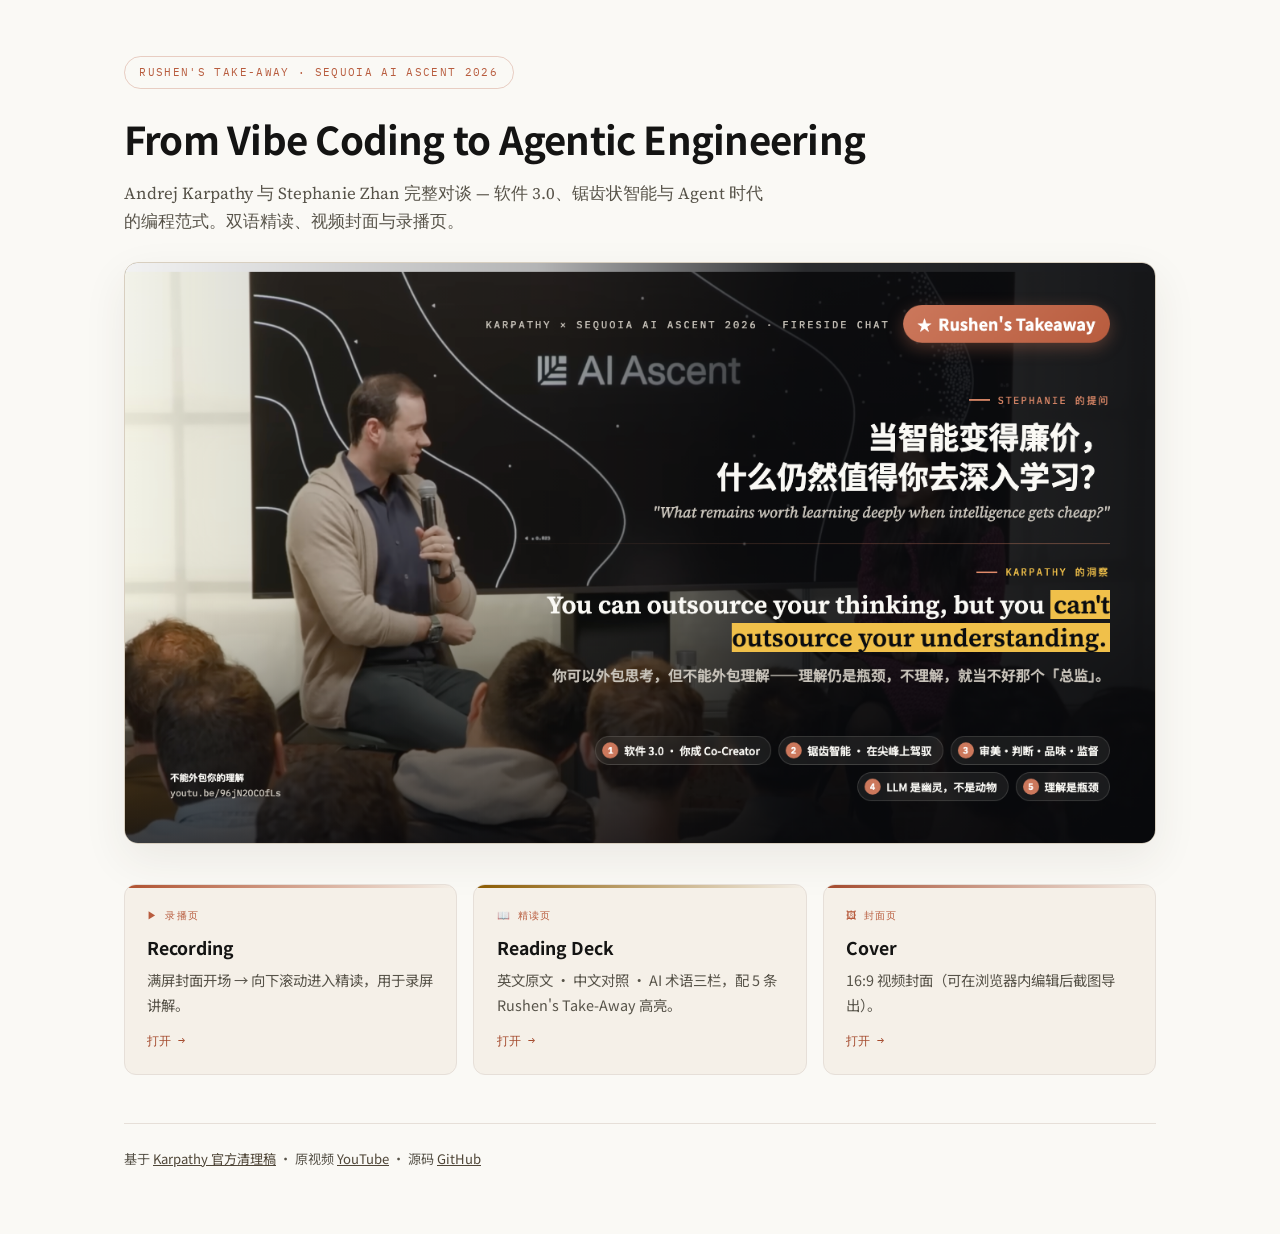
<file: index.html>
<!DOCTYPE html>
<html lang="zh-CN">
<head>
  <meta charset="UTF-8">
  <meta name="viewport" content="width=device-width, initial-scale=1.0">
  <title>Rushen's Take-Away · Karpathy × Sequoia AI Ascent 2026</title>
  <meta name="description" content="Karpathy 在 Sequoia AI Ascent 2026 炉边对谈的双语精读、视频封面与录播页。">
  <link rel="preconnect" href="https://fonts.googleapis.com">
  <link rel="preconnect" href="https://fonts.gstatic.com" crossorigin>
  <link href="https://fonts.googleapis.com/css2?family=IBM+Plex+Mono:wght@400;500;600&family=Noto+Sans+SC:wght@400;500;700&family=Source+Serif+4:ital,wght@0,400;0,600&display=swap" rel="stylesheet">
  <style>
    :root{
      --bg:#faf9f5; --surface:#f5f0e8; --border:#e6dfd8; --border-strong:#d8cfc0;
      --text:#141413; --muted:#575349; --accent:#b85c3e; --accent-strong:#a44a2d;
      --insight:#8a5a00; --paradigm:#b0512f; --quote:#4f4638;
      --shadow:rgba(70,55,40,.08);
    }
    *{box-sizing:border-box;margin:0;padding:0;}
    body{font-family:'Noto Sans SC',system-ui,sans-serif;background:var(--bg);color:var(--text);line-height:1.7;}
    .wrap{max-width:1080px;margin:0 auto;padding:3.5rem 1.5rem 4rem;}
    .badge{display:inline-block;font-family:'IBM Plex Mono',monospace;font-size:.7rem;letter-spacing:.12em;
      text-transform:uppercase;color:var(--accent);border:1px solid rgba(184,92,62,.28);
      padding:.35rem .9rem;border-radius:999px;margin-bottom:1.1rem;}
    h1{font-size:clamp(1.7rem,4vw,2.4rem);font-weight:700;letter-spacing:-.02em;margin-bottom:.5rem;}
    .sub{font-family:'Source Serif 4',Georgia,serif;font-size:1.05rem;color:var(--muted);max-width:640px;margin-bottom:1.6rem;}
    .cover{display:block;width:100%;border-radius:14px;border:1px solid var(--border-strong);
      box-shadow:0 16px 44px var(--shadow);margin:1.5rem 0 2.5rem;}
    .grid{display:grid;grid-template-columns:repeat(auto-fit,minmax(240px,1fr));gap:1rem;}
    .card{display:block;text-decoration:none;color:inherit;background:var(--surface);
      border:1px solid var(--border);border-radius:12px;padding:1.4rem;position:relative;overflow:hidden;
      transition:transform .15s,box-shadow .15s,border-color .15s;}
    .card::before{content:'';position:absolute;top:0;left:0;right:0;height:3px;}
    .card.a::before{background:linear-gradient(90deg,var(--paradigm),transparent);}
    .card.b::before{background:linear-gradient(90deg,var(--insight),transparent);}
    .card.c::before{background:linear-gradient(90deg,var(--accent-strong),transparent);}
    .card:hover{transform:translateY(-3px);box-shadow:0 12px 30px var(--shadow);border-color:var(--border-strong);}
    .card .k{font-family:'IBM Plex Mono',monospace;font-size:.65rem;letter-spacing:.1em;text-transform:uppercase;color:var(--accent);margin-bottom:.5rem;}
    .card h2{font-size:1.1rem;font-weight:700;margin-bottom:.35rem;}
    .card p{font-size:.9rem;color:var(--muted);}
    .card .go{margin-top:.8rem;font-family:'IBM Plex Mono',monospace;font-size:.78rem;color:var(--accent-strong);}
    footer{margin-top:3rem;padding-top:1.5rem;border-top:1px solid var(--border);font-size:.82rem;color:var(--muted);}
    footer a{color:var(--quote);}
  </style>
</head>
<body>
  <div class="wrap">
    <span class="badge">Rushen's Take-Away · Sequoia AI Ascent 2026</span>
    <h1>From Vibe Coding to Agentic Engineering</h1>
    <p class="sub">Andrej Karpathy 与 Stephanie Zhan 完整对谈 — 软件 3.0、锯齿状智能与 Agent 时代的编程范式。双语精读、视频封面与录播页。</p>

    <a href="output/2026-07-07_karpathy-sequoia-ascent-takeaway/karpathy-sequoia-recording.html">
      <img class="cover" src="output/2026-07-07_karpathy-sequoia-ascent-takeaway/rushen-takeaway-cover.png" alt="Rushen's Take-Away 封面">
    </a>

    <div class="grid">
      <a class="card a" href="output/2026-07-07_karpathy-sequoia-ascent-takeaway/karpathy-sequoia-recording.html">
        <div class="k">▶ 录播页</div>
        <h2>Recording</h2>
        <p>满屏封面开场 → 向下滚动进入精读，用于录屏讲解。</p>
        <div class="go">打开 →</div>
      </a>
      <a class="card b" href="output/2026-07-07_karpathy-sequoia-ascent-takeaway/karpathy-sequoia-ascent-2026.html">
        <div class="k">📖 精读页</div>
        <h2>Reading Deck</h2>
        <p>英文原文 · 中文对照 · AI 术语三栏，配 5 条 Rushen's Take-Away 高亮。</p>
        <div class="go">打开 →</div>
      </a>
      <a class="card c" href="output/2026-07-07_karpathy-sequoia-ascent-takeaway/rushen-takeaway-cover.html">
        <div class="k">🖼 封面页</div>
        <h2>Cover</h2>
        <p>16:9 视频封面（可在浏览器内编辑后截图导出）。</p>
        <div class="go">打开 →</div>
      </a>
    </div>

    <footer>
      基于 <a href="https://karpathy.bearblog.dev/sequoia-ascent-2026/" target="_blank" rel="noopener">Karpathy 官方清理稿</a> ·
      原视频 <a href="https://www.youtube.com/watch?v=96jN2OCOfLs" target="_blank" rel="noopener">YouTube</a> ·
      源码 <a href="https://github.com/Rushen-SHEN/Take-Away" target="_blank" rel="noopener">GitHub</a>
    </footer>
  </div>
</body>
</html>
</file>
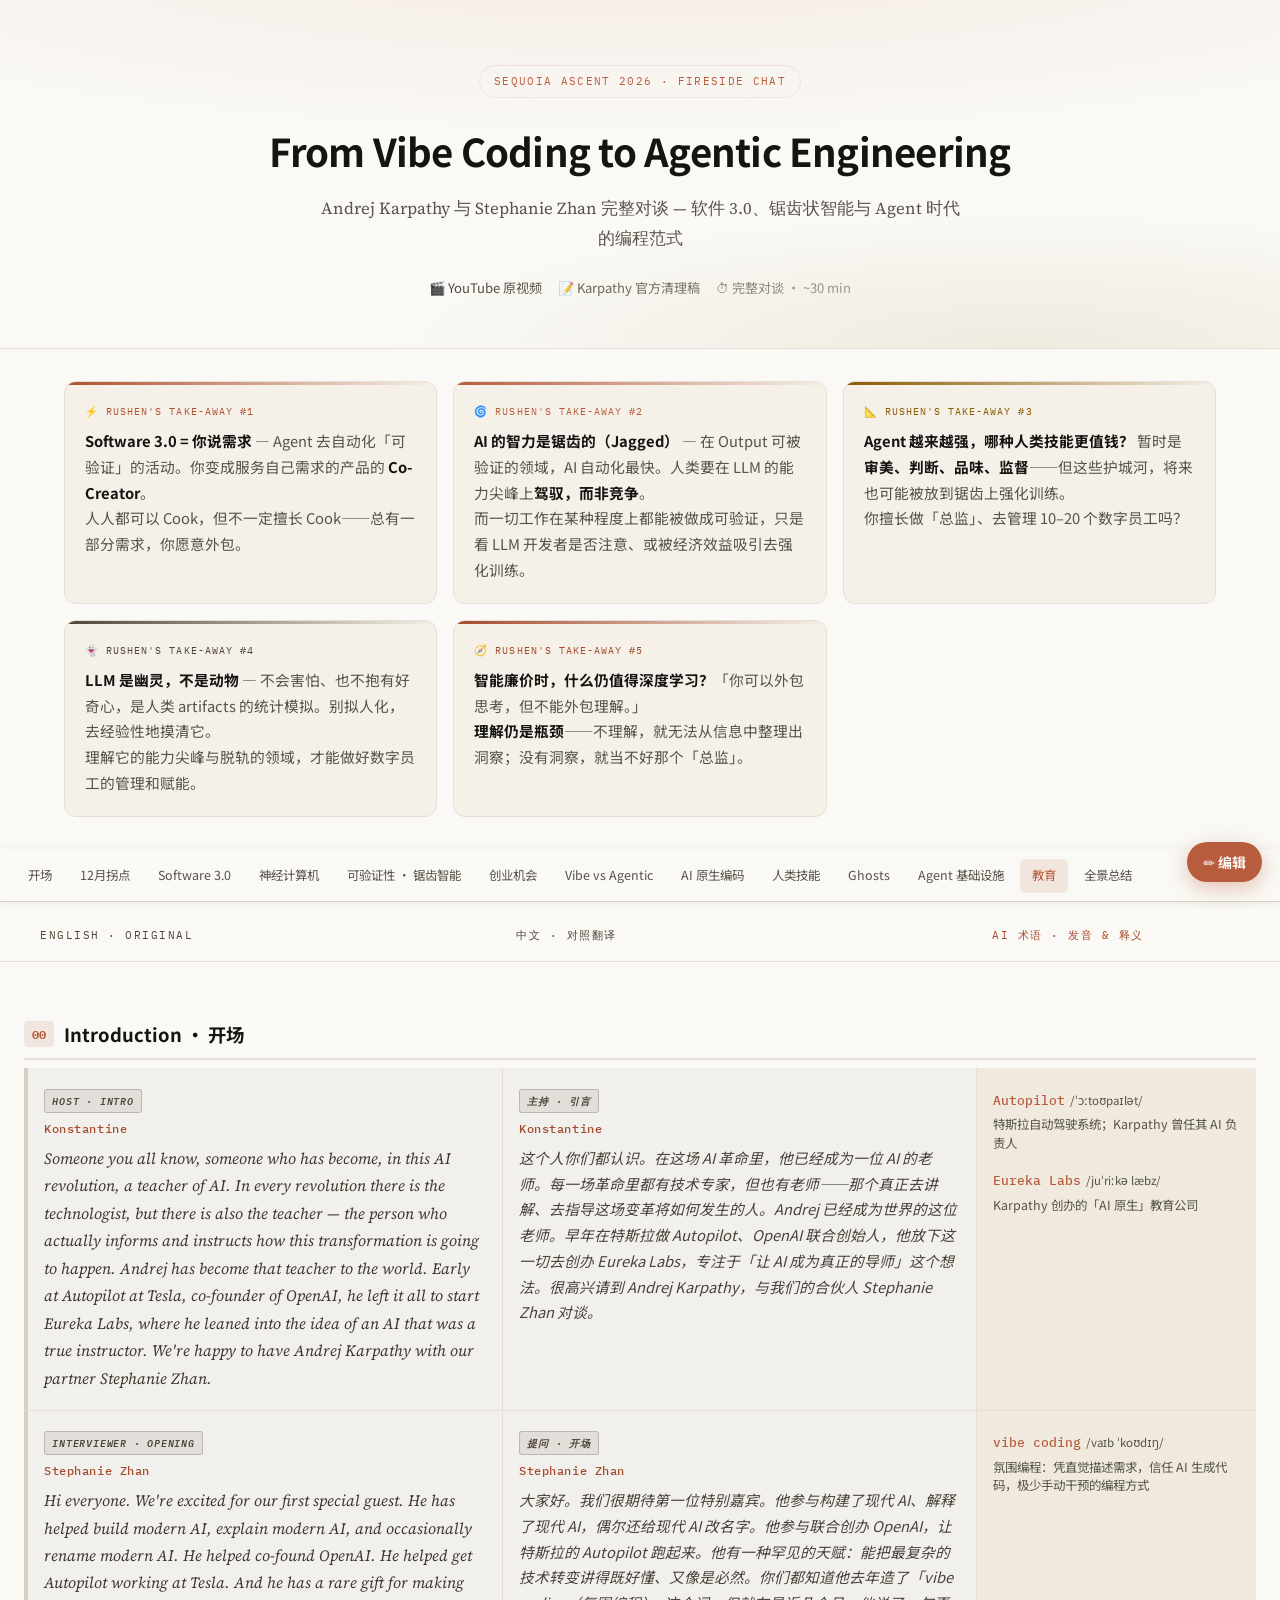
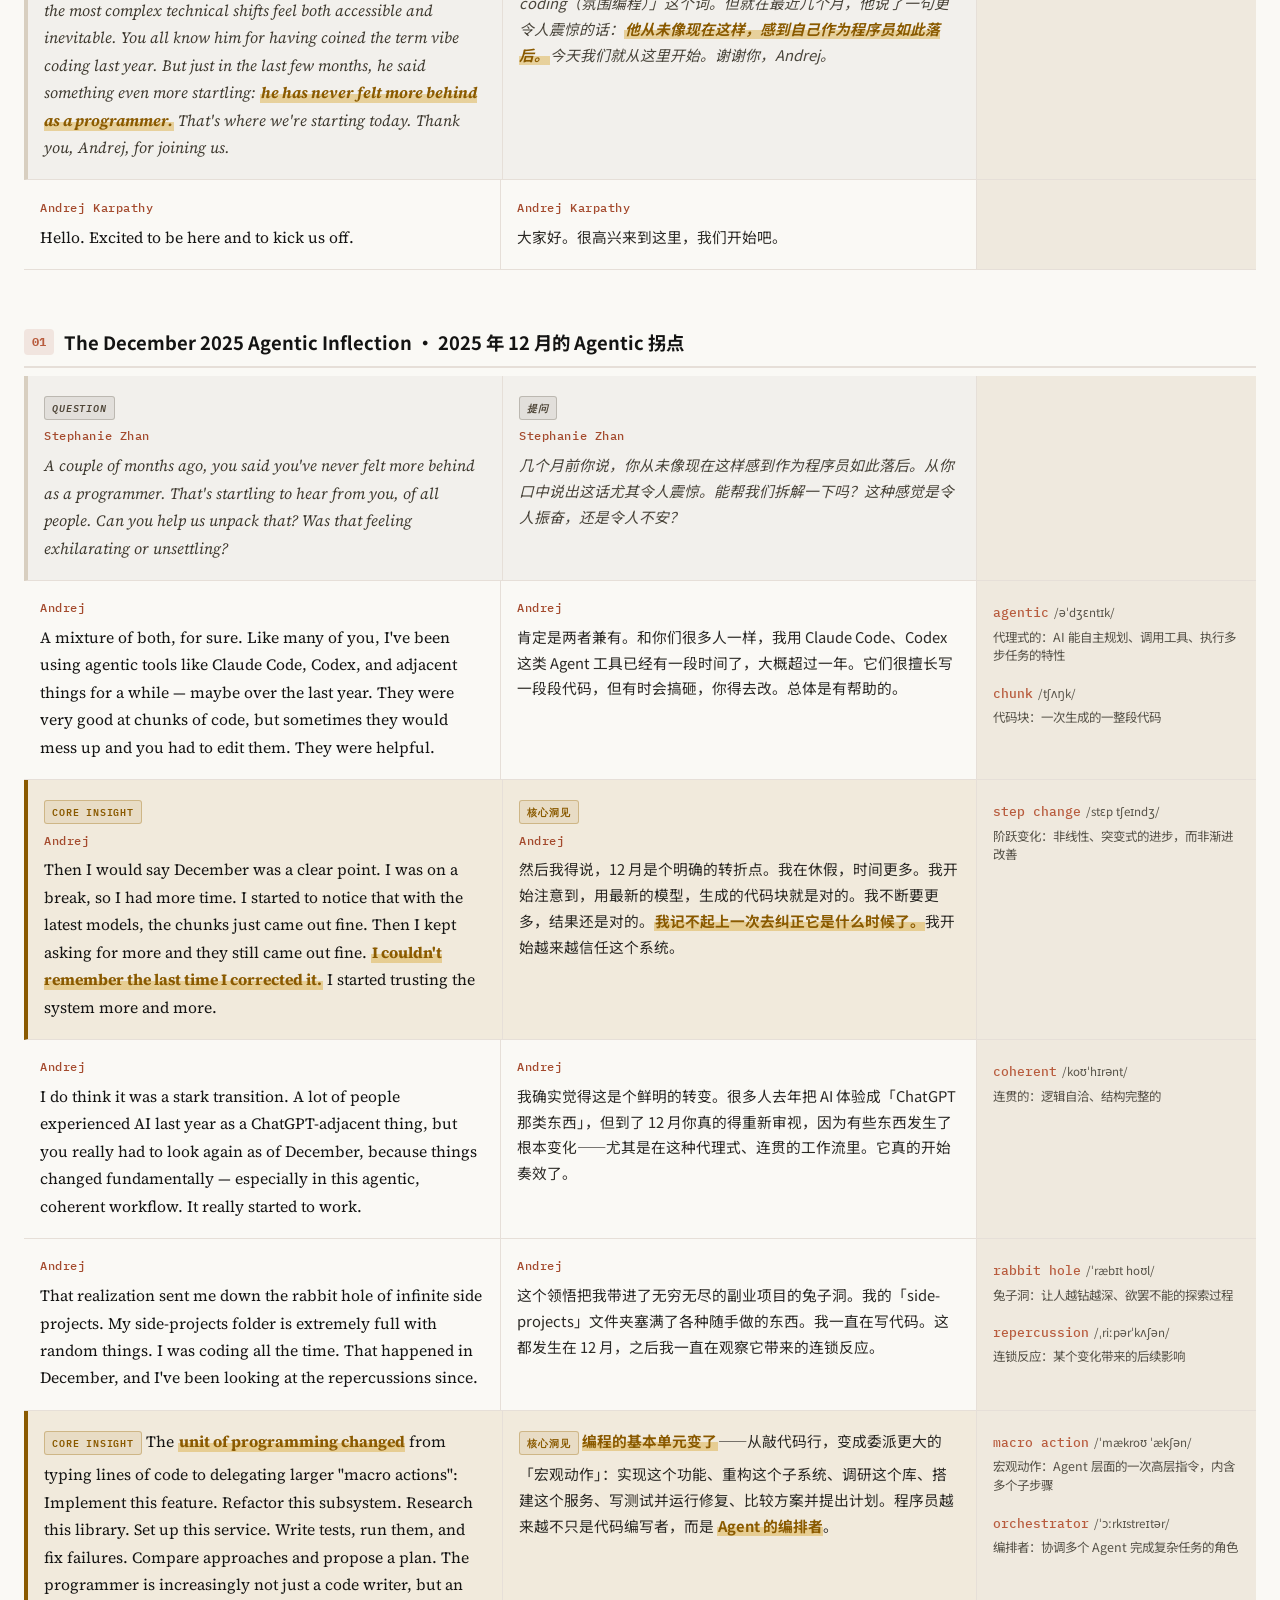
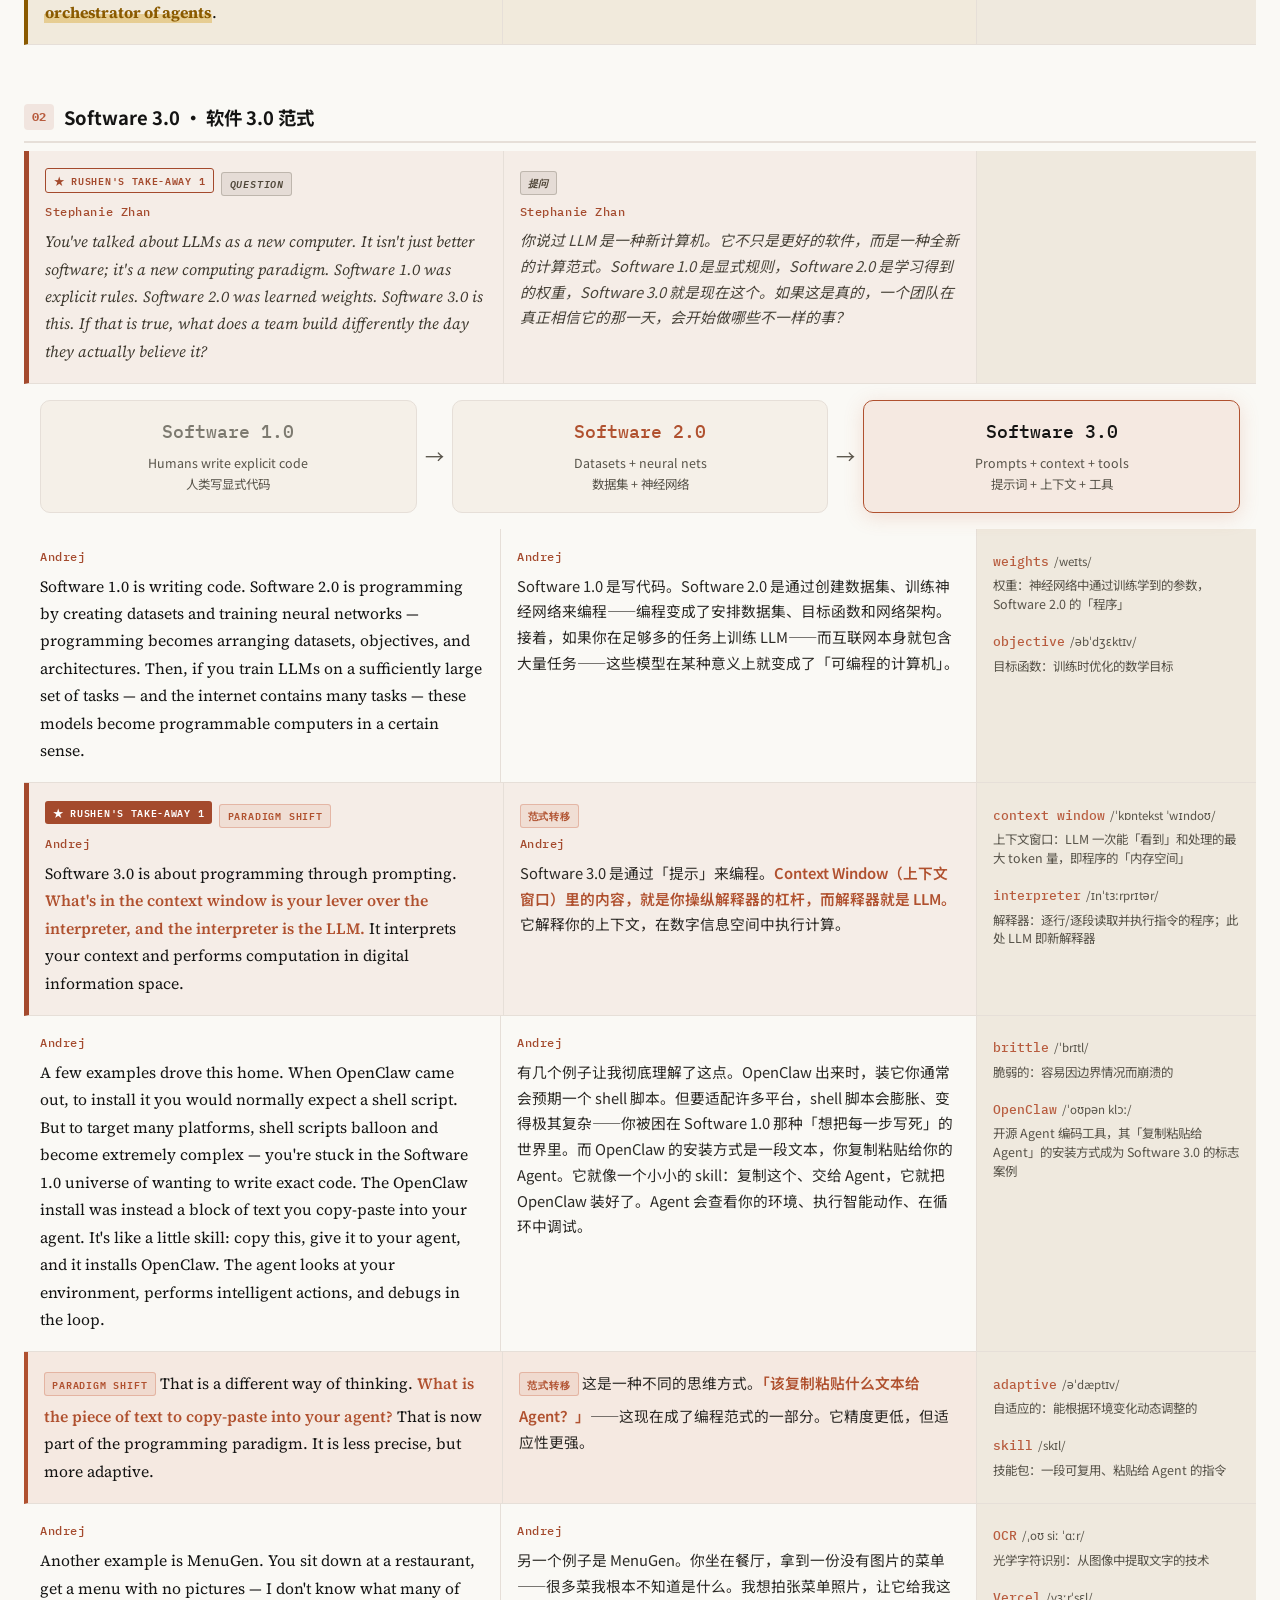
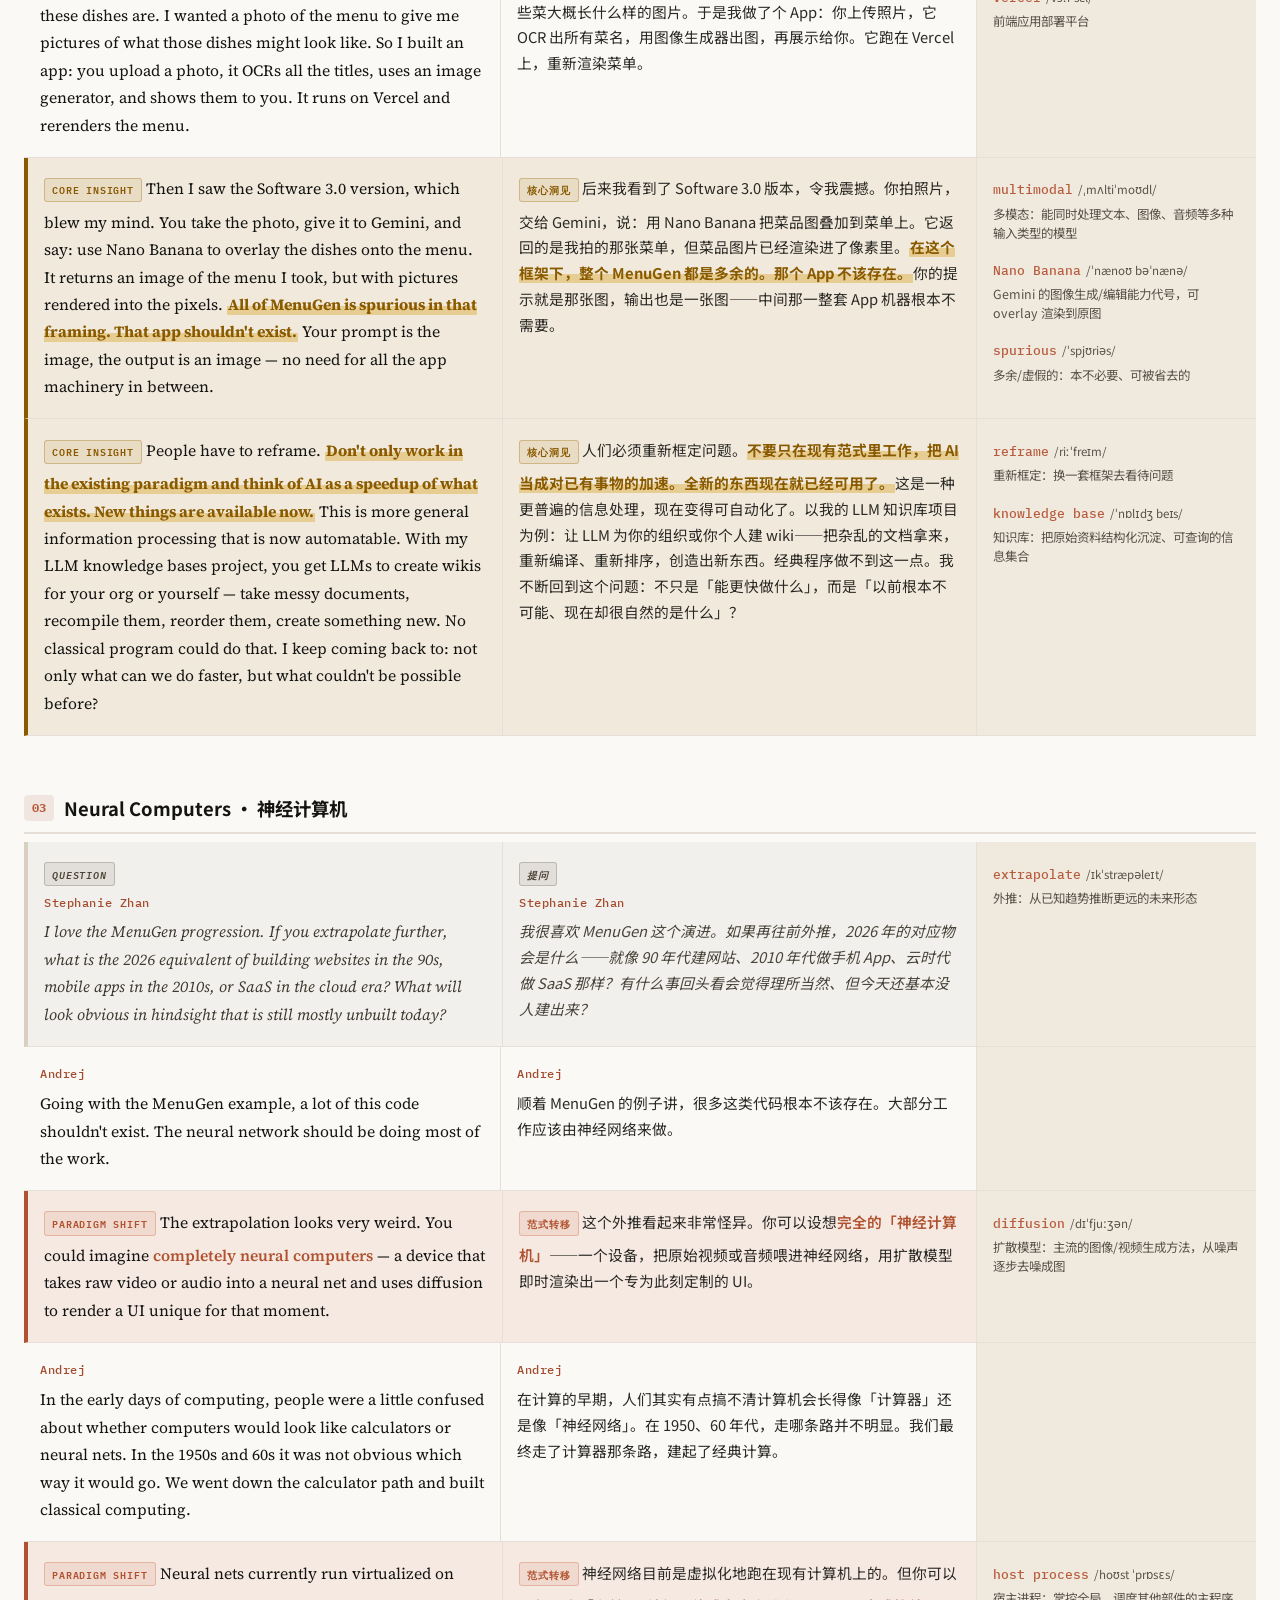
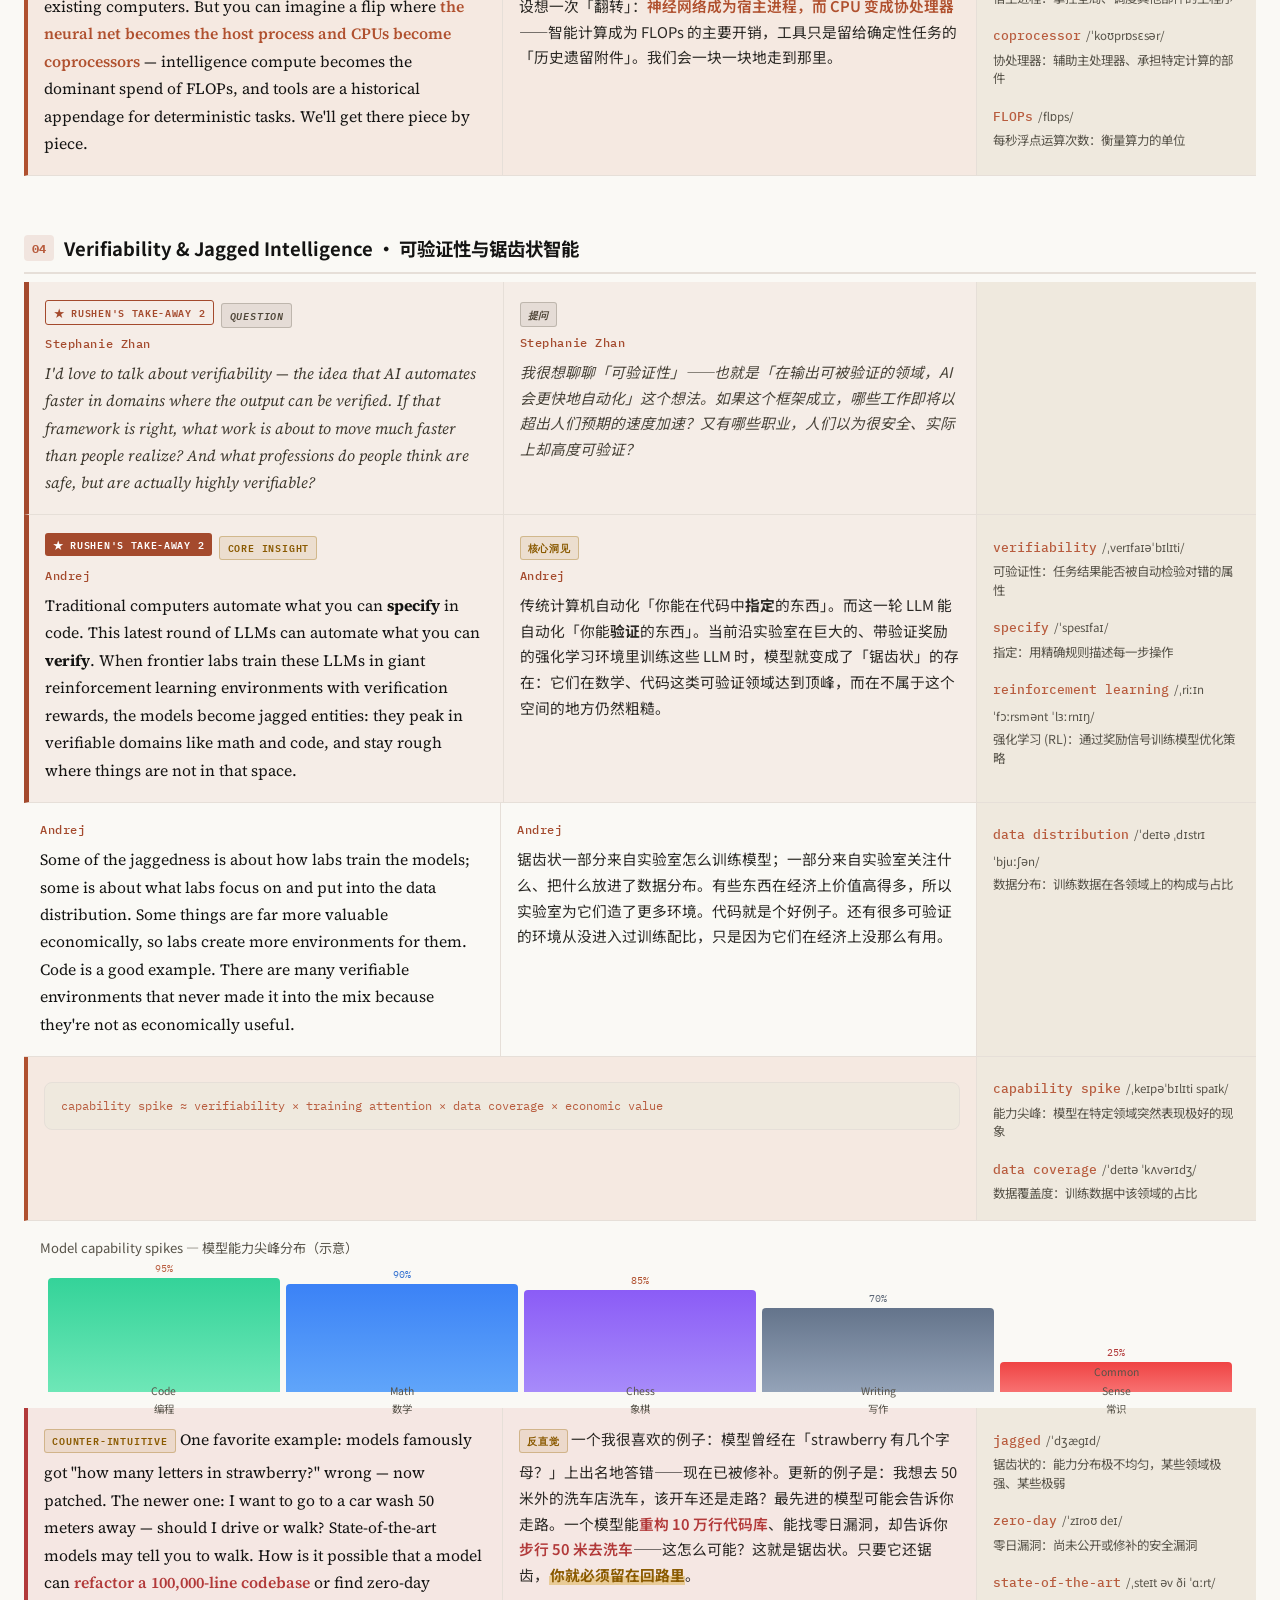
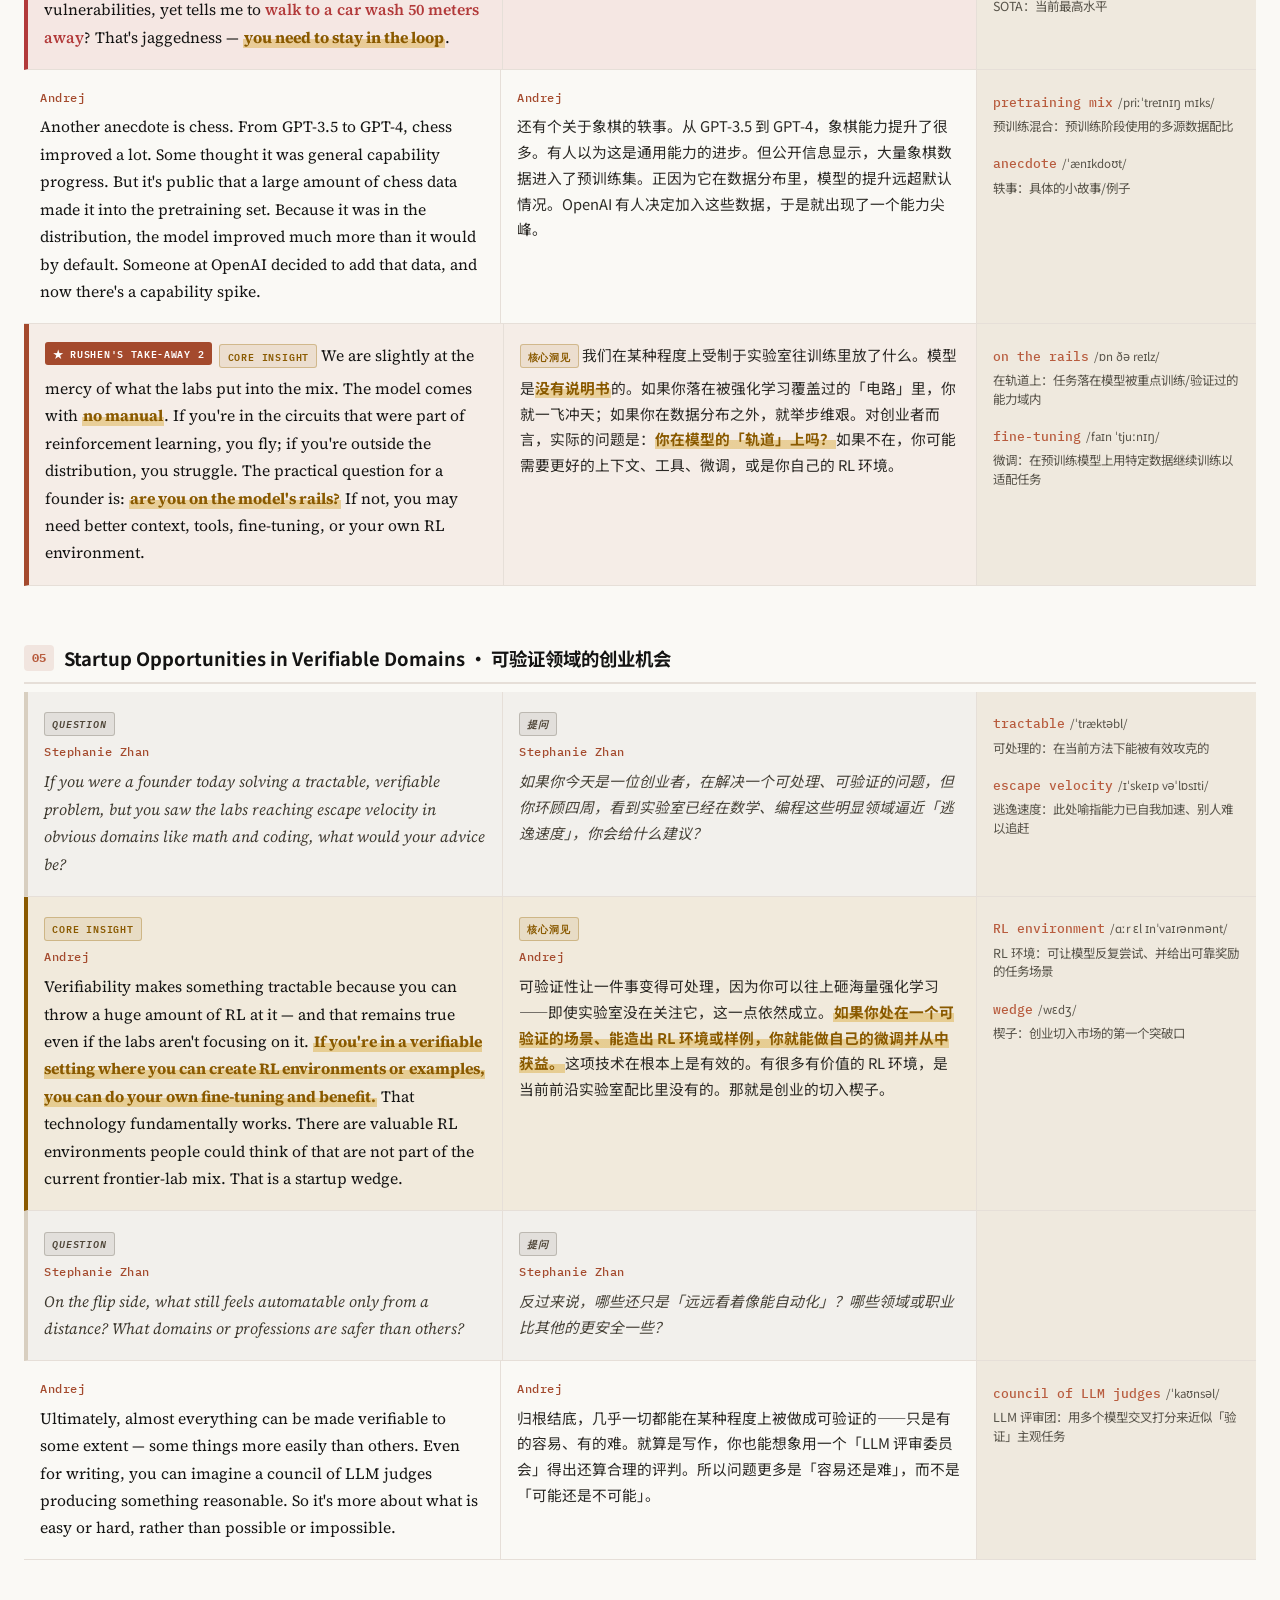
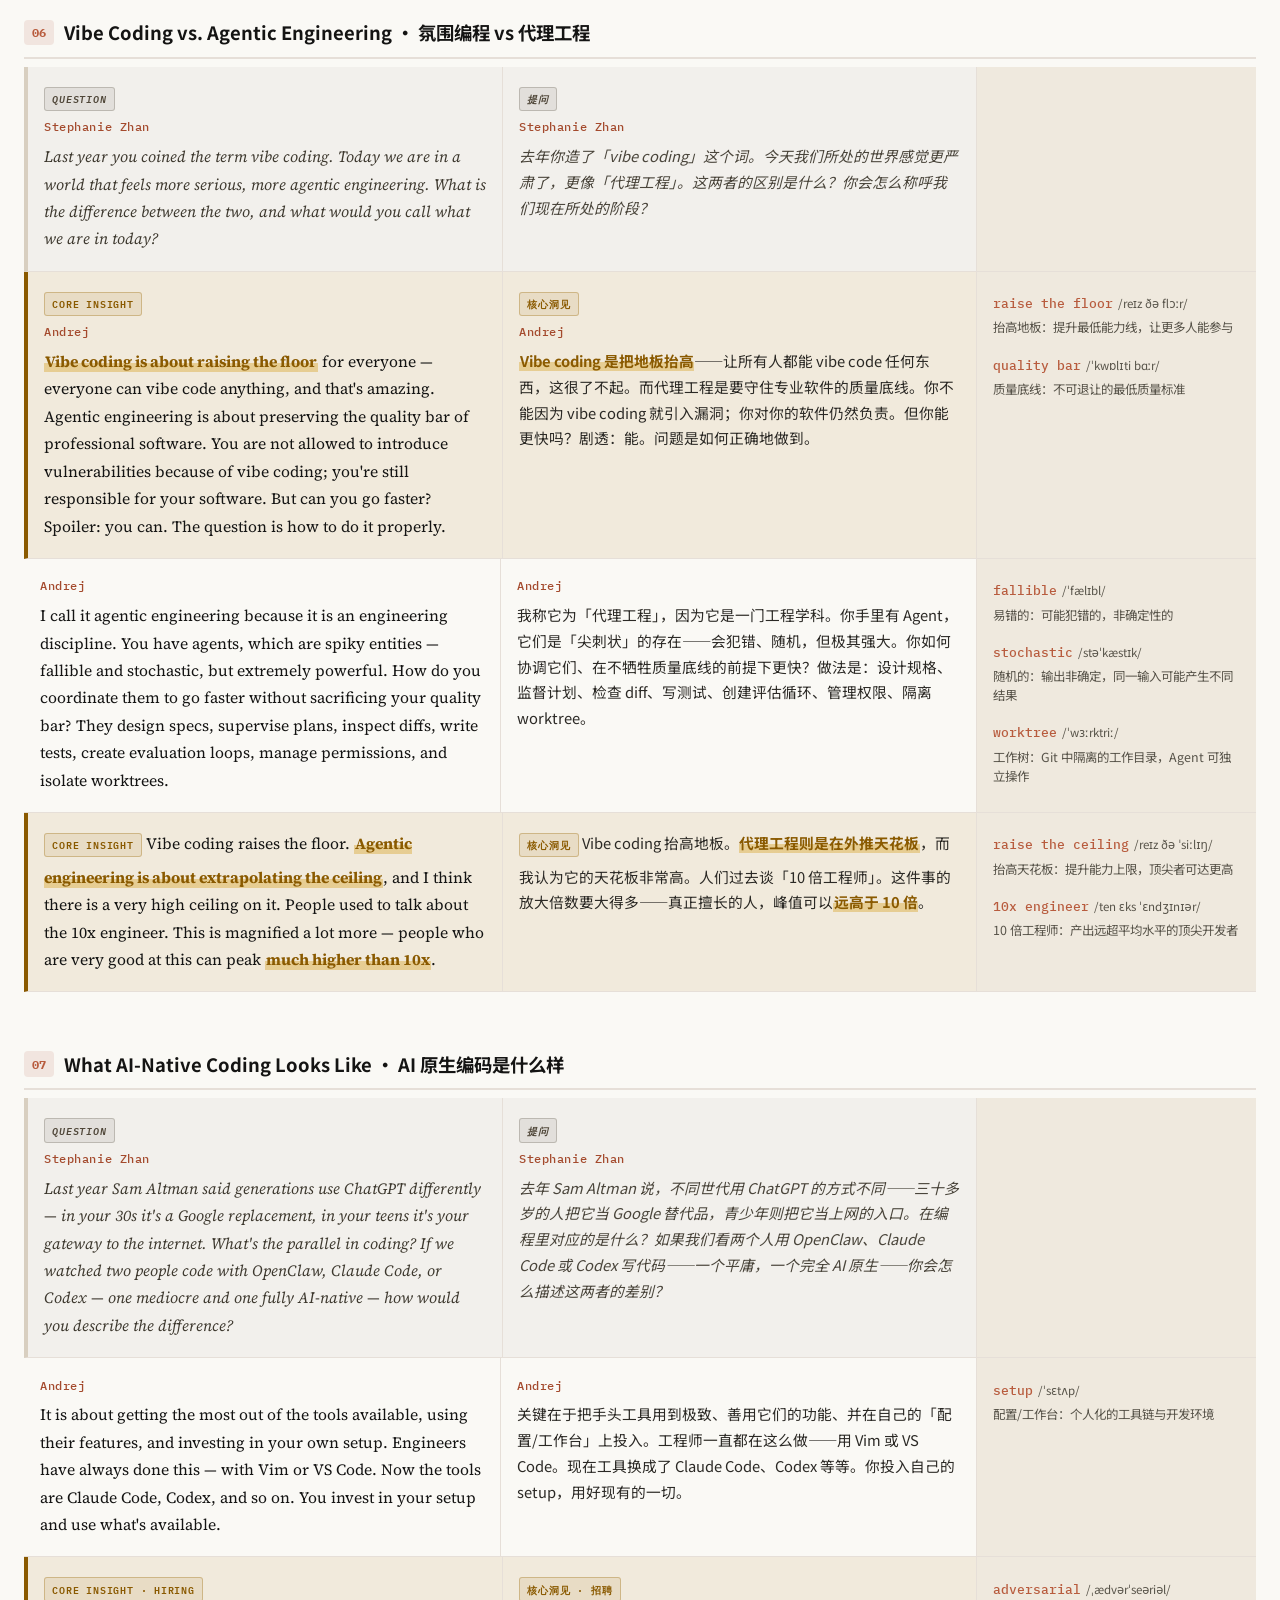
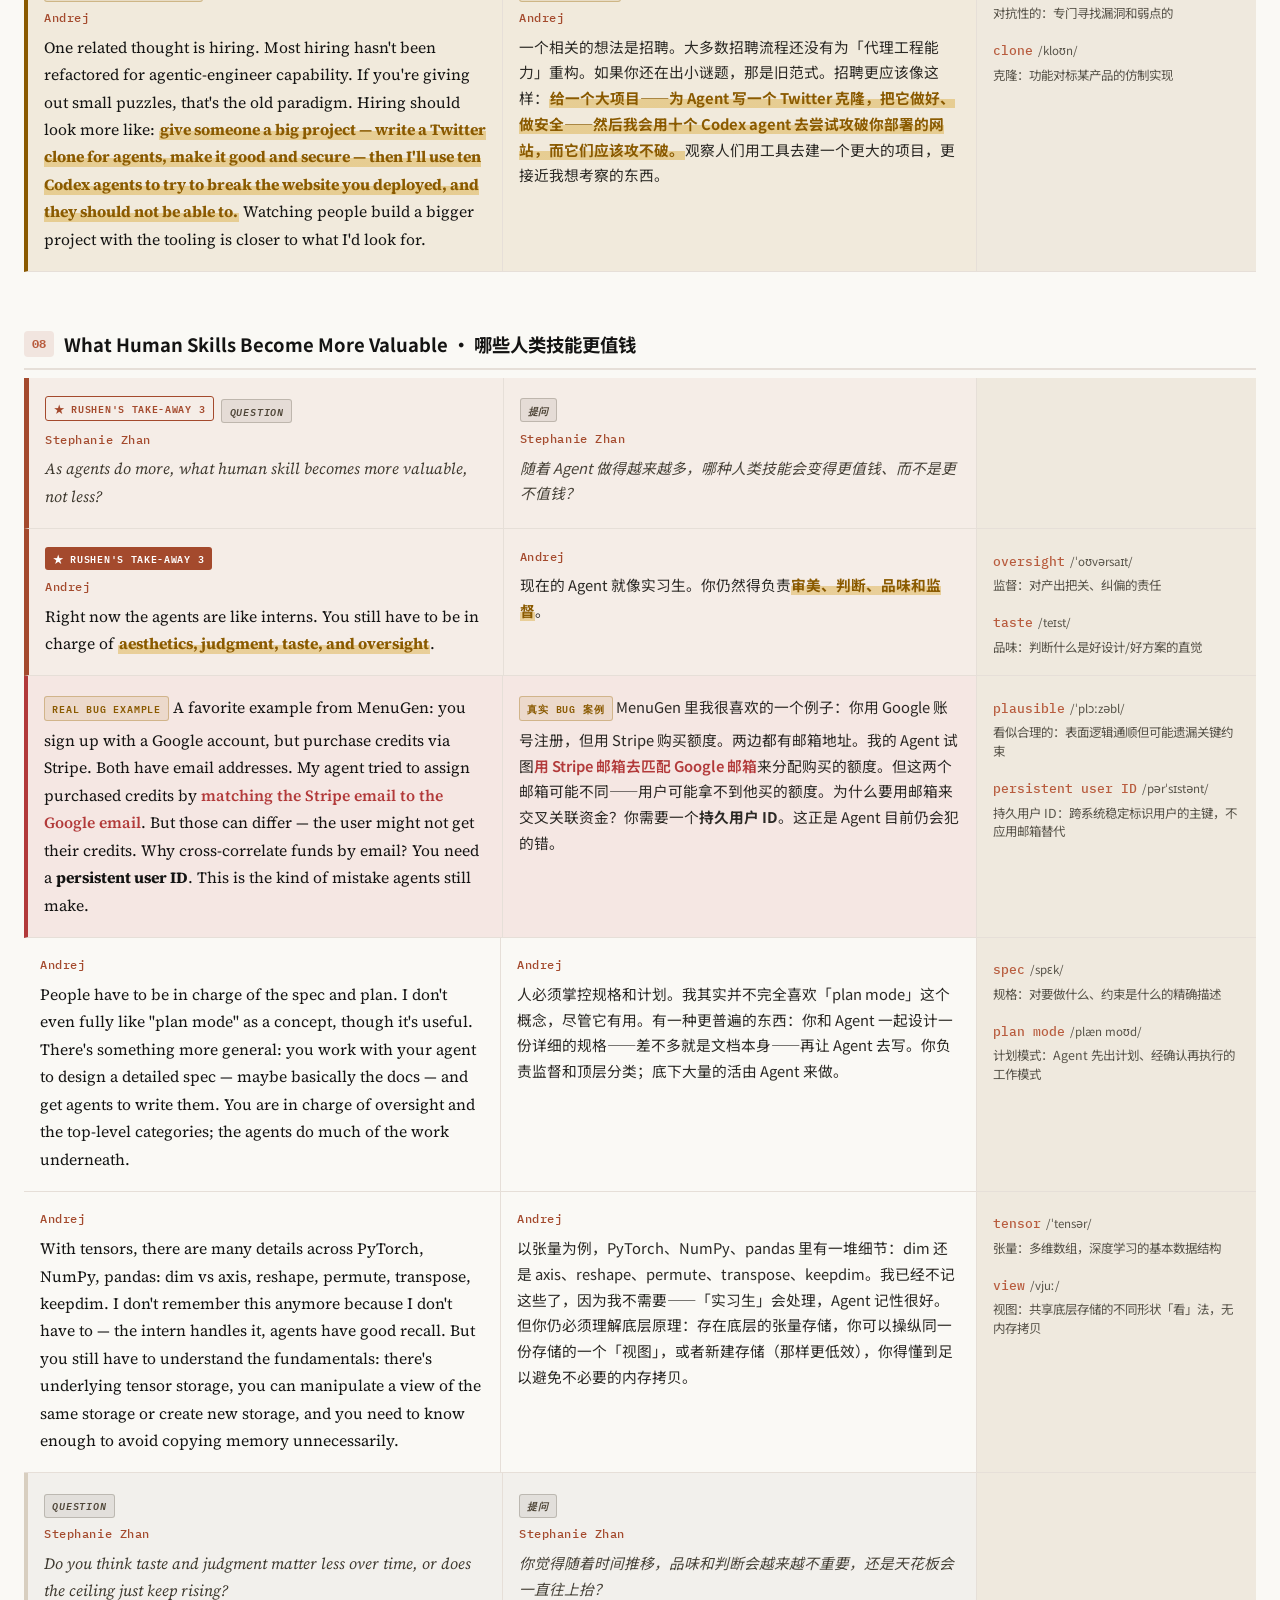
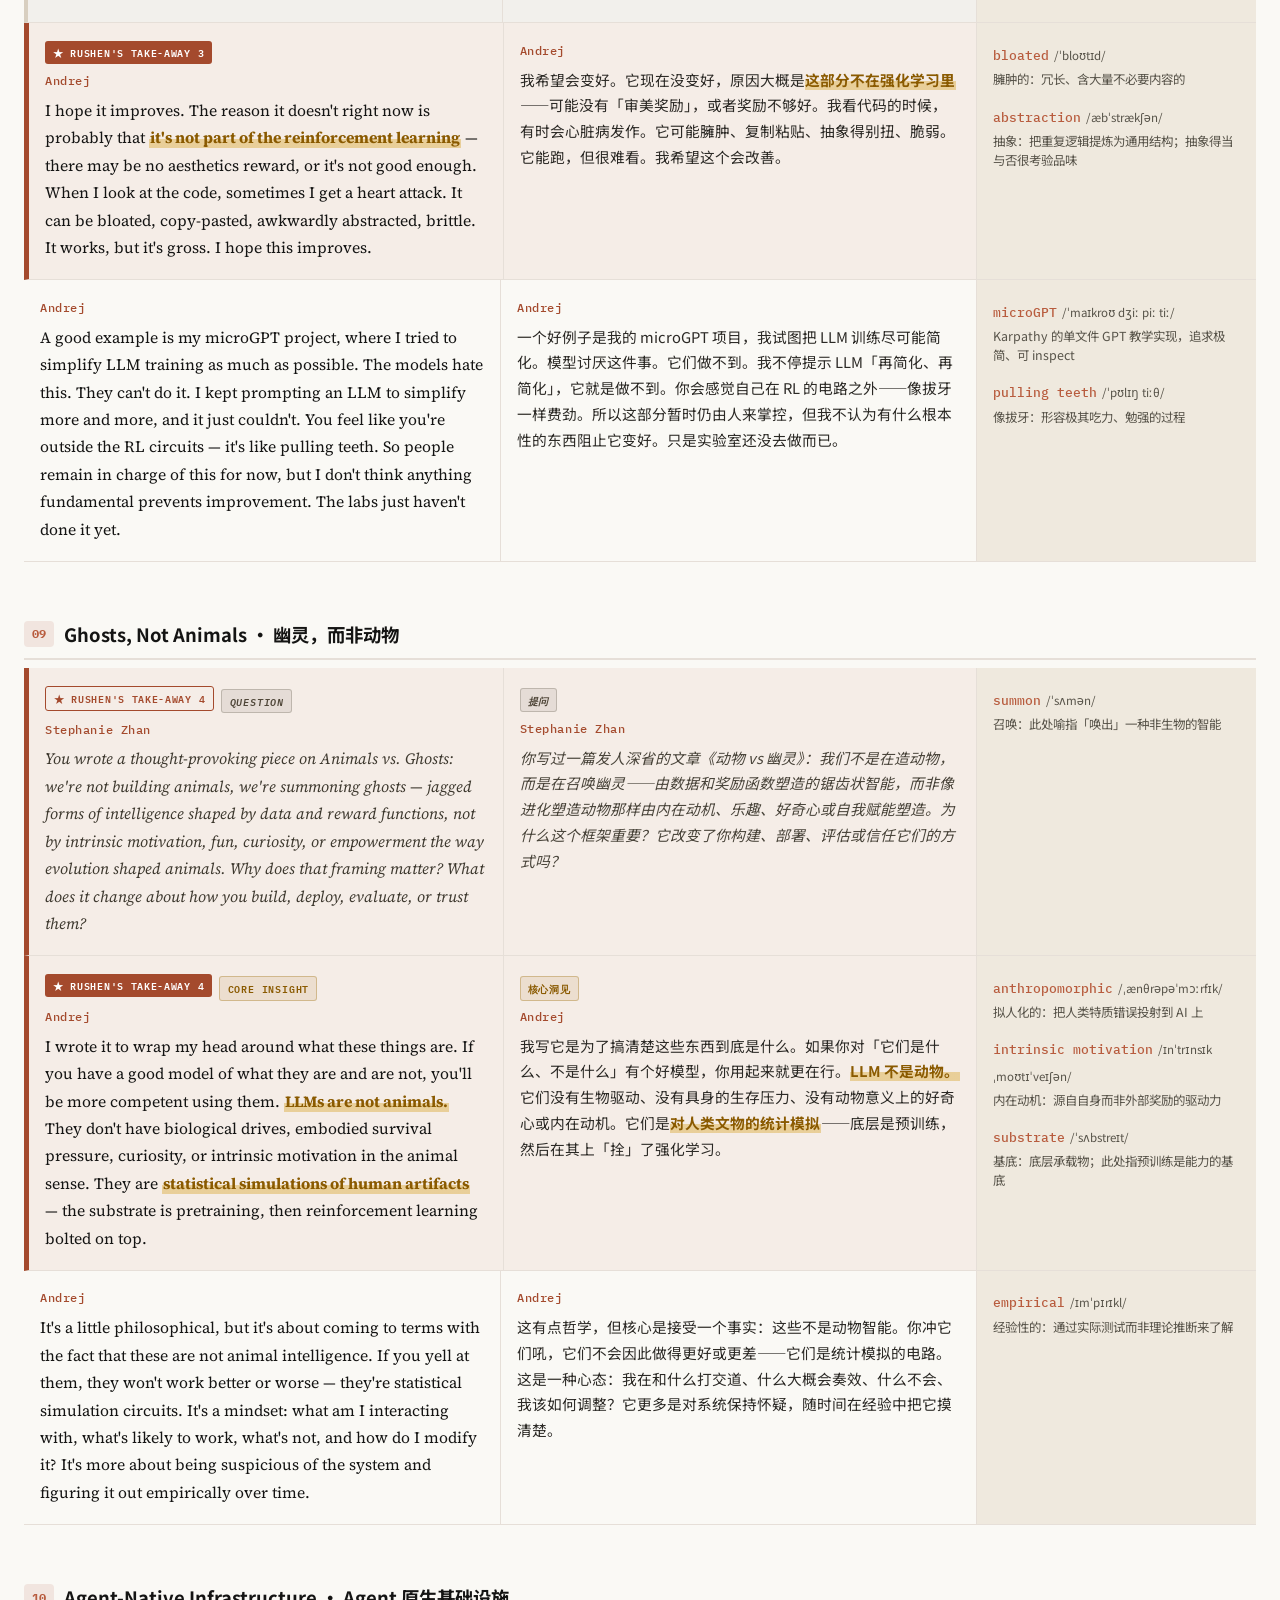
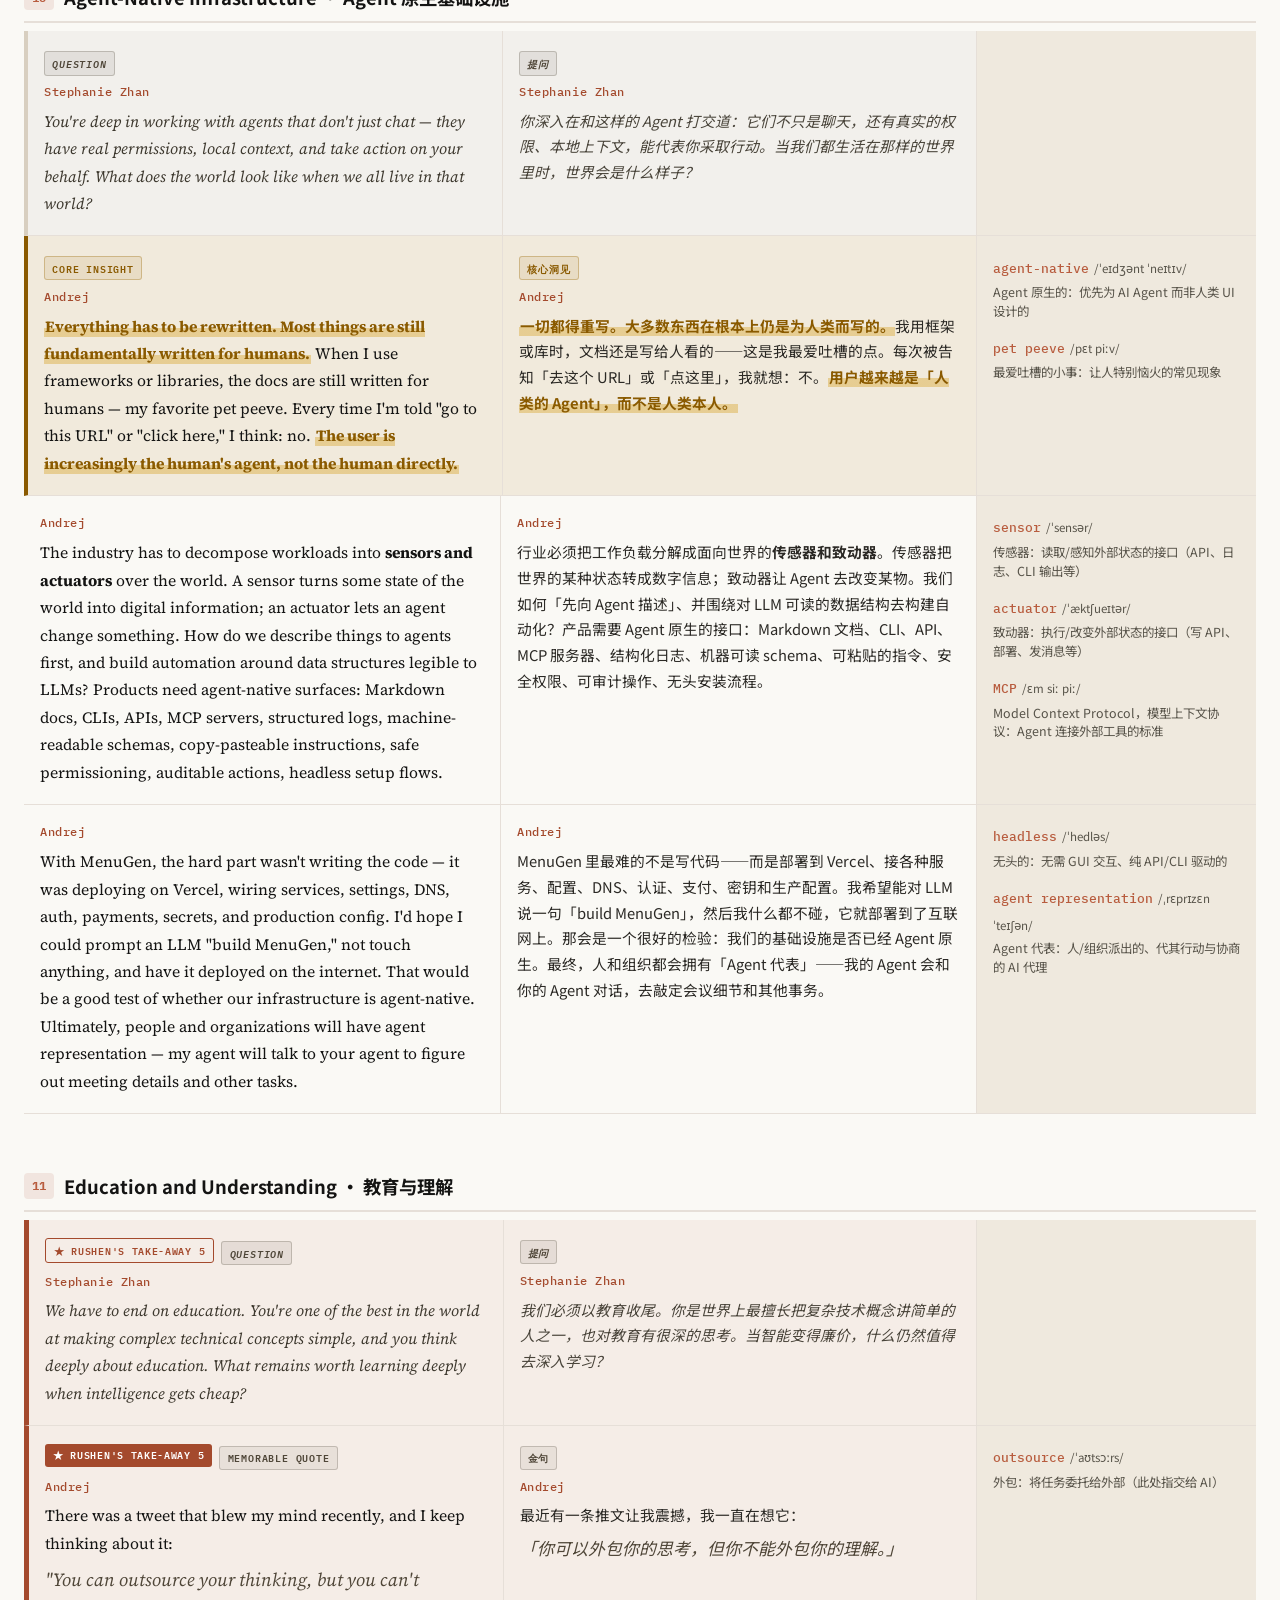
<file: output/2026-07-07_karpathy-sequoia-ascent-takeaway/karpathy-sequoia-ascent-2026.html>
<!DOCTYPE html>
<html lang="zh-CN">
<head>
  <meta charset="UTF-8">
  <meta name="viewport" content="width=device-width, initial-scale=1.0">
  <title>Karpathy · Sequoia Ascent 2026 — 双语精读（完整对谈稿）</title>
  <link rel="preconnect" href="https://fonts.googleapis.com">
  <link rel="preconnect" href="https://fonts.gstatic.com" crossorigin>
  <link href="https://fonts.googleapis.com/css2?family=IBM+Plex+Mono:wght@400;500&family=Noto+Sans+SC:wght@400;500;700&family=Source+Serif+4:ital,wght@0,400;0,600;1,400&display=swap" rel="stylesheet">
  <style>
    :root {
      /* Claude / Anthropic warm editorial palette */
      --bg: #faf9f5;
      --surface: #f5f0e8;
      --surface-2: #efe9de;
      --border: #e6dfd8;
      --border-strong: #d8cfc0;
      --text: #141413;
      --text-muted: #575349;
      --text-soft: #7d7a70;
      --accent: #b85c3e;
      --accent-strong: #a44a2d;
      --accent-dim: rgba(184, 92, 62, 0.12);
      --insight: #8a5a00;
      --insight-bg: rgba(154, 103, 0, 0.10);
      --insight-border: rgba(154, 103, 0, 0.32);
      --paradigm: #b0512f;
      --paradigm-bg: rgba(201, 100, 66, 0.11);
      --paradigm-border: rgba(201, 100, 66, 0.32);
      --quote: #4f4638;
      --quote-bg: rgba(92, 83, 71, 0.08);
      --quote-border: rgba(92, 83, 71, 0.28);
      --danger: #b23a3a;
      --danger-bg: rgba(198, 69, 69, 0.10);
      --shadow: rgba(70, 55, 40, 0.08);
      --col-en: 1fr;
      --col-zh: 1fr;
      --col-terms: 280px;
    }

    * { box-sizing: border-box; margin: 0; padding: 0; }

    html { scroll-behavior: smooth; }

    body {
      font-family: 'Noto Sans SC', system-ui, sans-serif;
      background: var(--bg);
      color: var(--text);
      line-height: 1.75;
      min-height: 100vh;
    }

    /* ── Hero ── */
    .hero {
      position: relative;
      padding: 4rem 2rem 3rem;
      text-align: center;
      overflow: hidden;
      border-bottom: 1px solid var(--border);
    }

    .hero::before {
      content: '';
      position: absolute;
      inset: 0;
      background:
        radial-gradient(ellipse 80% 60% at 50% -20%, rgba(204, 120, 92, 0.12), transparent),
        radial-gradient(ellipse 50% 40% at 80% 100%, rgba(239, 233, 222, 0.9), transparent);
      pointer-events: none;
    }

    .hero-badge {
      display: inline-block;
      font-family: 'IBM Plex Mono', monospace;
      font-size: 0.7rem;
      letter-spacing: 0.12em;
      text-transform: uppercase;
      color: var(--accent);
      border: 1px solid var(--accent-dim);
      padding: 0.35rem 0.9rem;
      border-radius: 999px;
      margin-bottom: 1.2rem;
    }

    .hero h1 {
      font-size: clamp(1.6rem, 4vw, 2.4rem);
      font-weight: 700;
      letter-spacing: -0.02em;
      margin-bottom: 0.6rem;
    }

    .hero .subtitle {
      font-family: 'Source Serif 4', Georgia, serif;
      font-size: 1.05rem;
      color: var(--text-muted);
      max-width: 640px;
      margin: 0 auto 1.5rem;
    }

    .hero-meta {
      display: flex;
      flex-wrap: wrap;
      gap: 1rem;
      justify-content: center;
      font-size: 0.82rem;
      color: var(--text-muted);
    }

    .hero-meta a {
      color: var(--quote);
      text-decoration: none;
    }
    .hero-meta a:hover { text-decoration: underline; }

    /* ── Insight cards (top-level thesis) ── */
    .thesis-grid {
      display: grid;
      grid-template-columns: repeat(auto-fit, minmax(300px, 1fr));
      gap: 1rem;
      max-width: 1200px;
      margin: 2rem auto;
      padding: 0 1.5rem;
    }

    .thesis-card {
      background: var(--surface);
      border: 1px solid var(--border);
      border-radius: 12px;
      padding: 1.25rem;
      position: relative;
      overflow: hidden;
    }

    .thesis-card::before {
      content: '';
      position: absolute;
      top: 0; left: 0; right: 0;
      height: 3px;
    }

    .thesis-card.gold::before { background: linear-gradient(90deg, var(--insight), transparent); }
    .thesis-card.purple::before { background: linear-gradient(90deg, var(--paradigm), transparent); }
    .thesis-card.green::before { background: linear-gradient(90deg, var(--accent), transparent); }
    .thesis-card.blue::before { background: linear-gradient(90deg, var(--quote), transparent); }
    .thesis-card.rust::before { background: linear-gradient(90deg, var(--accent-strong), transparent); }

    .thesis-card .label {
      font-family: 'IBM Plex Mono', monospace;
      font-size: 0.65rem;
      letter-spacing: 0.1em;
      text-transform: uppercase;
      margin-bottom: 0.5rem;
    }

    .thesis-card.gold .label { color: var(--insight); }
    .thesis-card.purple .label { color: var(--paradigm); }
    .thesis-card.green .label { color: var(--accent); }
    .thesis-card.blue .label { color: var(--quote); }
    .thesis-card.rust .label { color: var(--accent-strong); }

    .thesis-card p {
      font-size: 0.92rem;
      color: var(--text-muted);
    }

    .thesis-card strong { color: var(--text); }

    /* ── Nav ── */
    .section-nav {
      position: sticky;
      top: 0;
      z-index: 100;
      background: rgba(250, 249, 245, 0.92);
      backdrop-filter: blur(12px);
      border-bottom: 1px solid var(--border-strong);
      box-shadow: 0 1px 8px var(--shadow);
      padding: 0.6rem 1rem;
      overflow-x: auto;
      white-space: nowrap;
    }

    .section-nav a {
      display: inline-block;
      font-size: 0.78rem;
      color: var(--text-muted);
      text-decoration: none;
      padding: 0.35rem 0.75rem;
      border-radius: 6px;
      transition: color 0.15s, background 0.15s;
    }

    .section-nav a:hover,
    .section-nav a.active {
      color: var(--accent);
      background: var(--accent-dim);
    }

    /* ── Column headers ── */
    .col-headers {
      display: grid;
      grid-template-columns: var(--col-en) var(--col-zh) var(--col-terms);
      gap: 0;
      max-width: 1400px;
      margin: 0 auto;
      padding: 1rem 1.5rem 0.5rem;
      position: sticky;
      top: 42px;
      z-index: 90;
      background: var(--bg);
      border-bottom: 1px solid var(--border);
    }

    .col-header {
      font-family: 'IBM Plex Mono', monospace;
      font-size: 0.68rem;
      letter-spacing: 0.14em;
      text-transform: uppercase;
      color: var(--text-muted);
      padding: 0.5rem 1rem;
    }

    .col-header.en { color: var(--quote); }
    .col-header.zh { color: var(--quote); }
    .col-header.terms { color: var(--accent-strong); }

    /* ── Main content grid ── */
    .transcript {
      max-width: 1400px;
      margin: 0 auto;
      padding: 0 1.5rem 4rem;
    }

    .section-block {
      margin-top: 2.5rem;
    }

    .section-title {
      grid-column: 1 / -1;
      font-size: 1.15rem;
      font-weight: 700;
      color: var(--text);
      padding: 1rem 0 0.5rem;
      border-bottom: 2px solid var(--border);
      margin-bottom: 0.5rem;
      display: flex;
      align-items: center;
      gap: 0.6rem;
    }

    .section-num {
      font-family: 'IBM Plex Mono', monospace;
      font-size: 0.75rem;
      color: var(--accent);
      background: var(--accent-dim);
      padding: 0.15rem 0.5rem;
      border-radius: 4px;
    }

    .row {
      display: grid;
      grid-template-columns: var(--col-en) var(--col-zh) var(--col-terms);
      gap: 0;
      border-bottom: 1px solid var(--border);
      transition: background 0.2s;
    }

    .row:hover { background: rgba(184, 92, 62, 0.04); }

    .row.insight {
      background: var(--insight-bg);
      border-left: 4px solid var(--insight);
    }

    .row.paradigm {
      background: var(--paradigm-bg);
      border-left: 4px solid var(--paradigm);
    }

    .row.quote {
      background: var(--quote-bg);
      border-left: 4px solid var(--quote);
    }

    .row.contrast {
      background: var(--danger-bg);
      border-left: 4px solid var(--danger);
    }

    /* Emphasis rows keep their tint on hover instead of washing out */
    .row.insight:hover { background: rgba(154, 103, 0, 0.14); }
    .row.paradigm:hover { background: rgba(201, 100, 66, 0.15); }
    .row.quote:hover { background: rgba(92, 83, 71, 0.12); }
    .row.contrast:hover { background: rgba(198, 69, 69, 0.14); }

    /* Interviewer question rows — read as prompts, visually recessed */
    .row.question {
      background: rgba(92, 83, 71, 0.05);
      border-left: 4px solid var(--border-strong);
    }
    .row.question:hover { background: rgba(92, 83, 71, 0.09); }
    .row.question .cell.en { color: #3d382e; font-style: italic; }
    .row.question .cell.zh { color: #4a453b; font-style: italic; }
    .row.question .speaker { color: var(--quote); font-style: normal; }

    .q-tag {
      display: inline-block;
      font-family: 'IBM Plex Mono', monospace;
      font-size: 0.62rem;
      letter-spacing: 0.08em;
      text-transform: uppercase;
      padding: 0.15rem 0.45rem;
      border-radius: 3px;
      margin-bottom: 0.4rem;
      background: rgba(92, 83, 71, 0.1);
      color: var(--quote);
      border: 1px solid var(--quote-border);
      font-weight: 600;
    }

    /* Rushen's Takeaway — reader's curated highlights layered over the transcript */
    .row.takeaway {
      border-left: 5px solid var(--accent-strong);
      background: rgba(184, 92, 62, 0.08);
    }
    .row.takeaway:hover { background: rgba(184, 92, 62, 0.13); }

    .takeaway-badge {
      display: inline-flex;
      align-items: center;
      gap: 0.3rem;
      font-family: 'IBM Plex Mono', monospace;
      font-size: 0.62rem;
      letter-spacing: 0.07em;
      text-transform: uppercase;
      padding: 0.18rem 0.5rem;
      border-radius: 3px;
      margin-bottom: 0.45rem;
      margin-right: 0.45rem;
      background: var(--accent-strong);
      color: #fff;
      font-weight: 600;
      font-style: normal;
      vertical-align: middle;
    }
    .takeaway-badge.hook {
      background: transparent;
      color: var(--accent-strong);
      border: 1px solid var(--accent-strong);
    }

    .cell {
      padding: 1.1rem 1rem;
      font-size: 0.92rem;
    }

    .cell.en {
      font-family: 'Source Serif 4', Georgia, serif;
      color: var(--text);
      font-size: 0.98rem;
    }

    .cell.en .speaker {
      font-family: 'IBM Plex Mono', monospace;
      font-size: 0.72rem;
      color: var(--accent-strong);
      display: block;
      margin-bottom: 0.35rem;
      letter-spacing: 0.05em;
      font-weight: 500;
    }

    .cell.zh {
      color: #2b2925;
      border-left: 1px solid var(--border);
    }

    .cell.zh .speaker {
      font-family: 'IBM Plex Mono', monospace;
      font-size: 0.72rem;
      color: var(--accent-strong);
      display: block;
      margin-bottom: 0.35rem;
      letter-spacing: 0.05em;
      font-weight: 500;
    }

    .cell.terms {
      border-left: 1px solid var(--border);
      background: var(--surface-2);
    }

    .term {
      margin-bottom: 0.85rem;
    }

    .term:last-child { margin-bottom: 0; }

    .term-word {
      font-family: 'IBM Plex Mono', monospace;
      font-size: 0.82rem;
      color: var(--accent);
      font-weight: 500;
    }

    .term-ipa {
      font-size: 0.72rem;
      color: var(--text-muted);
      margin-left: 0.3rem;
    }

    .term-def {
      font-size: 0.78rem;
      color: var(--text-muted);
      margin-top: 0.15rem;
      line-height: 1.5;
    }

    /* ── Inline highlights ── */
    .hl-insight {
      background: linear-gradient(transparent 55%, rgba(216, 165, 45, 0.42) 55%);
      color: var(--insight);
      font-weight: 700;
      padding: 0 0.05em;
    }

    .hl-paradigm {
      color: var(--paradigm);
      font-weight: 600;
    }

    .hl-danger {
      color: var(--danger);
      font-weight: 600;
    }

    .formula {
      font-family: 'IBM Plex Mono', monospace;
      font-size: 0.78rem;
      background: var(--surface-2);
      border: 1px solid var(--border);
      border-radius: 8px;
      padding: 0.75rem 1rem;
      margin: 0.5rem 0;
      color: var(--accent);
      white-space: pre-wrap;
    }

    .insight-tag {
      display: inline-block;
      font-family: 'IBM Plex Mono', monospace;
      font-size: 0.62rem;
      letter-spacing: 0.08em;
      text-transform: uppercase;
      padding: 0.15rem 0.45rem;
      border-radius: 3px;
      margin-bottom: 0.4rem;
      font-weight: 600;
    }

    .insight-tag.core { background: var(--insight-bg); color: var(--insight); border: 1px solid var(--insight-border); }
    .insight-tag.paradigm { background: var(--paradigm-bg); color: var(--paradigm); border: 1px solid var(--paradigm-border); }
    .insight-tag.quote { background: var(--quote-bg); color: var(--quote); border: 1px solid var(--quote-border); }

    /* ── Software evolution visual ── */
    .sw-evolution {
      grid-column: 1 / -1;
      display: flex;
      gap: 0.5rem;
      padding: 1rem;
      flex-wrap: wrap;
    }

    .sw-step {
      flex: 1;
      min-width: 180px;
      background: var(--surface);
      border: 1px solid var(--border);
      border-radius: 10px;
      padding: 1rem;
      text-align: center;
      position: relative;
    }

    .sw-step.active {
      border-color: var(--paradigm);
      background: var(--paradigm-bg);
      box-shadow: 0 4px 20px rgba(201, 100, 66, 0.18);
    }

    .sw-step .ver {
      font-family: 'IBM Plex Mono', monospace;
      font-size: 1.1rem;
      font-weight: 500;
      margin-bottom: 0.3rem;
    }

    .sw-step:nth-child(1) .ver { color: var(--text-soft); }
    .sw-step:nth-child(2) .ver { color: var(--accent); }
    .sw-step:nth-child(3) .ver { color: var(--paradigm); }

    .sw-step .desc {
      font-size: 0.78rem;
      color: var(--text-muted);
    }

    .sw-arrow {
      display: flex;
      align-items: center;
      color: var(--text-muted);
      font-size: 1.2rem;
    }

    /* ── Jagged chart ── */
    .jagged-viz {
      grid-column: 1 / -1;
      padding: 1rem;
    }

    .jagged-bar-wrap {
      display: flex;
      align-items: flex-end;
      gap: 0.4rem;
      height: 120px;
      padding: 0 0.5rem;
    }

    .jagged-bar {
      flex: 1;
      border-radius: 4px 4px 0 0;
      position: relative;
      min-width: 40px;
    }

    .jagged-bar .bar-label {
      position: absolute;
      bottom: -1.6rem;
      left: 50%;
      transform: translateX(-50%);
      font-size: 0.65rem;
      color: var(--text-muted);
      white-space: nowrap;
      text-align: center;
    }

    .jagged-bar .bar-val {
      position: absolute;
      top: -1.2rem;
      left: 50%;
      transform: translateX(-50%);
      font-family: 'IBM Plex Mono', monospace;
      font-size: 0.65rem;
    }

    /* ── Footer ── */
    footer {
      text-align: center;
      padding: 2rem;
      border-top: 1px solid var(--border);
      font-size: 0.8rem;
      color: var(--text-muted);
    }

    footer a { color: var(--quote); }

    @media (max-width: 960px) {
      :root {
        --col-en: 1fr;
        --col-zh: 1fr;
        --col-terms: 1fr;
      }

      .col-headers { display: none; }

      .row {
        grid-template-columns: 1fr;
        gap: 0;
      }

      .cell.zh, .cell.terms {
        border-left: none;
        border-top: 1px dashed var(--border);
      }

      .cell.terms::before {
        content: '术语';
        font-family: 'IBM Plex Mono', monospace;
        font-size: 0.65rem;
        letter-spacing: 0.1em;
        text-transform: uppercase;
        color: var(--accent);
        display: block;
        margin-bottom: 0.5rem;
      }

      .cell.zh::before {
        content: '中文';
        font-family: 'IBM Plex Mono', monospace;
        font-size: 0.65rem;
        letter-spacing: 0.1em;
        text-transform: uppercase;
        color: var(--quote);
        display: block;
        margin-bottom: 0.5rem;
      }

      .sw-arrow { display: none; }
    }
  </style>
</head>
<body>

<header class="hero">
  <div class="hero-badge">Sequoia Ascent 2026 · Fireside Chat</div>
  <h1>From Vibe Coding to Agentic Engineering</h1>
  <p class="subtitle">Andrej Karpathy 与 Stephanie Zhan 完整对谈 — 软件 3.0、锯齿状智能与 Agent 时代的编程范式</p>
  <div class="hero-meta">
    <span>🎬 <a href="https://www.youtube.com/watch?v=96jN2OCOfLs" target="_blank">YouTube 原视频</a></span>
    <span>📝 <a href="https://karpathy.bearblog.dev/sequoia-ascent-2026/" target="_blank">Karpathy 官方清理稿</a></span>
    <span>⏱ 完整对谈 · ~30 min</span>
  </div>
</header>

<!-- Top-level thesis cards — Rushen's Takeaways -->
<div class="thesis-grid">
  <div class="thesis-card purple">
    <div class="label">⚡ Rushen's Take-Away #1</div>
    <p><strong>Software 3.0 = 你说需求</strong> — Agent 去自动化「可验证」的活动。你变成服务自己需求的产品的 <strong>Co-Creator</strong>。</p>
    <p>人人都可以 Cook，但不一定擅长 Cook——总有一部分需求，你愿意外包。</p>
  </div>
  <div class="thesis-card green">
    <div class="label">🌀 Rushen's Take-Away #2</div>
    <p><strong>AI 的智力是锯齿的（Jagged）</strong> — 在 Output 可被验证的领域，AI 自动化最快。人类要在 LLM 的能力尖峰上<strong>驾驭，而非竞争</strong>。</p>
    <p>而一切工作在某种程度上都能被做成可验证，只是看 LLM 开发者是否注意、或被经济效益吸引去强化训练。</p>
  </div>
  <div class="thesis-card gold">
    <div class="label">📐 Rushen's Take-Away #3</div>
    <p><strong>Agent 越来越强，哪种人类技能更值钱？</strong> 暂时是<strong>审美、判断、品味、监督</strong>——但这些护城河，将来也可能被放到锯齿上强化训练。</p>
    <p>你擅长做「总监」、去管理 10–20 个数字员工吗？</p>
  </div>
  <div class="thesis-card blue">
    <div class="label">👻 Rushen's Take-Away #4</div>
    <p><strong>LLM 是幽灵，不是动物</strong> — 不会害怕、也不抱有好奇心，是人类 artifacts 的统计模拟。别拟人化，去经验性地摸清它。</p>
    <p>理解它的能力尖峰与脱轨的领域，才能做好数字员工的管理和赋能。</p>
  </div>
  <div class="thesis-card rust">
    <div class="label">🧭 Rushen's Take-Away #5</div>
    <p><strong>智能廉价时，什么仍值得深度学习？</strong>「你可以外包思考，但不能外包理解。」</p>
    <p><strong>理解仍是瓶颈</strong>——不理解，就无法从信息中整理出洞察；没有洞察，就当不好那个「总监」。</p>
  </div>
</div>


<nav class="section-nav" id="nav">
  <a href="#s-intro">开场</a>
  <a href="#s-dec">12月拐点</a>
  <a href="#s-sw3">Software 3.0</a>
  <a href="#s-neural">神经计算机</a>
  <a href="#s-verify">可验证性 · 锯齿智能</a>
  <a href="#s-startup">创业机会</a>
  <a href="#s-vibe">Vibe vs Agentic</a>
  <a href="#s-native">AI 原生编码</a>
  <a href="#s-human">人类技能</a>
  <a href="#s-ghost">Ghosts</a>
  <a href="#s-infra">Agent 基础设施</a>
  <a href="#s-edu">教育</a>
  <a href="#s-big">全景总结</a>
</nav>

<div class="col-headers">
  <div class="col-header en">English · Original</div>
  <div class="col-header zh">中文 · 对照翻译</div>
  <div class="col-header terms">AI 术语 · 发音 & 释义</div>
</div>

<main class="transcript">

<!-- ═══ INTRO ═══ -->
<div class="section-block" id="s-intro">
  <div class="section-title"><span class="section-num">00</span> Introduction · 开场</div>

  <div class="row question">
    <div class="cell en">
      <span class="q-tag">Host · Intro</span>
      <span class="speaker">Konstantine</span>
      Someone you all know, someone who has become, in this AI revolution, a teacher of AI. In every revolution there is the technologist, but there is also the teacher — the person who actually informs and instructs how this transformation is going to happen. Andrej has become that teacher to the world. Early at Autopilot at Tesla, co-founder of OpenAI, he left it all to start Eureka Labs, where he leaned into the idea of an AI that was a true instructor. We're happy to have Andrej Karpathy with our partner Stephanie Zhan.
    </div>
    <div class="cell zh">
      <span class="q-tag">主持 · 引言</span>
      <span class="speaker">Konstantine</span>
      这个人你们都认识。在这场 AI 革命里，他已经成为一位 AI 的老师。每一场革命里都有技术专家，但也有老师——那个真正去讲解、去指导这场变革将如何发生的人。Andrej 已经成为世界的这位老师。早年在特斯拉做 Autopilot、OpenAI 联合创始人，他放下这一切去创办 Eureka Labs，专注于「让 AI 成为真正的导师」这个想法。很高兴请到 Andrej Karpathy，与我们的合伙人 Stephanie Zhan 对谈。
    </div>
    <div class="cell terms">
      <div class="term"><span class="term-word">Autopilot</span><span class="term-ipa">/ˈɔːtoʊpaɪlət/</span><div class="term-def">特斯拉自动驾驶系统；Karpathy 曾任其 AI 负责人</div></div>
      <div class="term"><span class="term-word">Eureka Labs</span><span class="term-ipa">/juˈriːkə læbz/</span><div class="term-def">Karpathy 创办的「AI 原生」教育公司</div></div>
    </div>
  </div>

  <div class="row question">
    <div class="cell en">
      <span class="q-tag">Interviewer · Opening</span>
      <span class="speaker">Stephanie Zhan</span>
      Hi everyone. We're excited for our first special guest. He has helped build modern AI, explain modern AI, and occasionally rename modern AI. He helped co-found OpenAI. He helped get Autopilot working at Tesla. And he has a rare gift for making the most complex technical shifts feel both accessible and inevitable. You all know him for having coined the term <em>vibe coding</em> last year. But just in the last few months, he said something even more startling: <span class="hl-insight">he has never felt more behind as a programmer.</span> That's where we're starting today. Thank you, Andrej, for joining us.
    </div>
    <div class="cell zh">
      <span class="q-tag">提问 · 开场</span>
      <span class="speaker">Stephanie Zhan</span>
      大家好。我们很期待第一位特别嘉宾。他参与构建了现代 AI、解释了现代 AI，偶尔还给现代 AI 改名字。他参与联合创办 OpenAI，让特斯拉的 Autopilot 跑起来。他有一种罕见的天赋：能把最复杂的技术转变讲得既好懂、又像是必然。你们都知道他去年造了「<em>vibe coding</em>（氛围编程）」这个词。但就在最近几个月，他说了一句更令人震惊的话：<span class="hl-insight">他从未像现在这样，感到自己作为程序员如此落后。</span>今天我们就从这里开始。谢谢你，Andrej。
    </div>
    <div class="cell terms">
      <div class="term"><span class="term-word">vibe coding</span><span class="term-ipa">/vaɪb ˈkoʊdɪŋ/</span><div class="term-def">氛围编程：凭直觉描述需求，信任 AI 生成代码，极少手动干预的编程方式</div></div>
    </div>
  </div>

  <div class="row">
    <div class="cell en"><span class="speaker">Andrej Karpathy</span>Hello. Excited to be here and to kick us off.</div>
    <div class="cell zh"><span class="speaker">Andrej Karpathy</span>大家好。很高兴来到这里，我们开始吧。</div>
    <div class="cell terms"></div>
  </div>
</div>

<!-- ═══ DECEMBER INFLECTION ═══ -->
<div class="section-block" id="s-dec">
  <div class="section-title"><span class="section-num">01</span> The December 2025 Agentic Inflection · 2025 年 12 月的 Agentic 拐点</div>

  <div class="row question">
    <div class="cell en">
      <span class="q-tag">Question</span>
      <span class="speaker">Stephanie Zhan</span>
      A couple of months ago, you said you've never felt more behind as a programmer. That's startling to hear from you, of all people. Can you help us unpack that? Was that feeling exhilarating or unsettling?
    </div>
    <div class="cell zh">
      <span class="q-tag">提问</span>
      <span class="speaker">Stephanie Zhan</span>
      几个月前你说，你从未像现在这样感到作为程序员如此落后。从你口中说出这话尤其令人震惊。能帮我们拆解一下吗？这种感觉是令人振奋，还是令人不安？
    </div>
    <div class="cell terms"></div>
  </div>

  <div class="row">
    <div class="cell en"><span class="speaker">Andrej</span>A mixture of both, for sure. Like many of you, I've been using agentic tools like Claude Code, Codex, and adjacent things for a while — maybe over the last year. They were very good at chunks of code, but sometimes they would mess up and you had to edit them. They were helpful.</div>
    <div class="cell zh"><span class="speaker">Andrej</span>肯定是两者兼有。和你们很多人一样，我用 Claude Code、Codex 这类 Agent 工具已经有一段时间了，大概超过一年。它们很擅长写一段段代码，但有时会搞砸，你得去改。总体是有帮助的。</div>
    <div class="cell terms">
      <div class="term"><span class="term-word">agentic</span><span class="term-ipa">/əˈdʒɛntɪk/</span><div class="term-def">代理式的：AI 能自主规划、调用工具、执行多步任务的特性</div></div>
      <div class="term"><span class="term-word">chunk</span><span class="term-ipa">/tʃʌŋk/</span><div class="term-def">代码块：一次生成的一整段代码</div></div>
    </div>
  </div>

  <div class="row insight">
    <div class="cell en">
      <span class="insight-tag core">Core Insight</span>
      <span class="speaker">Andrej</span>
      Then I would say December was a clear point. I was on a break, so I had more time. I started to notice that with the latest models, the chunks just came out fine. Then I kept asking for more and they still came out fine. <span class="hl-insight">I couldn't remember the last time I corrected it.</span> I started trusting the system more and more.
    </div>
    <div class="cell zh">
      <span class="insight-tag core">核心洞见</span>
      <span class="speaker">Andrej</span>
      然后我得说，12 月是个明确的转折点。我在休假，时间更多。我开始注意到，用最新的模型，生成的代码块就是对的。我不断要更多，结果还是对的。<span class="hl-insight">我记不起上一次去纠正它是什么时候了。</span>我开始越来越信任这个系统。
    </div>
    <div class="cell terms">
      <div class="term"><span class="term-word">step change</span><span class="term-ipa">/stɛp tʃeɪndʒ/</span><div class="term-def">阶跃变化：非线性、突变式的进步，而非渐进改善</div></div>
    </div>
  </div>

  <div class="row">
    <div class="cell en"><span class="speaker">Andrej</span>I do think it was a stark transition. A lot of people experienced AI last year as a ChatGPT-adjacent thing, but you really had to look again as of December, because things changed fundamentally — especially in this agentic, coherent workflow. It really started to work.</div>
    <div class="cell zh"><span class="speaker">Andrej</span>我确实觉得这是个鲜明的转变。很多人去年把 AI 体验成「ChatGPT 那类东西」，但到了 12 月你真的得重新审视，因为有些东西发生了根本变化——尤其是在这种代理式、连贯的工作流里。它真的开始奏效了。</div>
    <div class="cell terms">
      <div class="term"><span class="term-word">coherent</span><span class="term-ipa">/koʊˈhɪrənt/</span><div class="term-def">连贯的：逻辑自洽、结构完整的</div></div>
    </div>
  </div>

  <div class="row">
    <div class="cell en"><span class="speaker">Andrej</span>That realization sent me down the rabbit hole of infinite side projects. My side-projects folder is extremely full with random things. I was coding all the time. That happened in December, and I've been looking at the repercussions since.</div>
    <div class="cell zh"><span class="speaker">Andrej</span>这个领悟把我带进了无穷无尽的副业项目的兔子洞。我的「side-projects」文件夹塞满了各种随手做的东西。我一直在写代码。这都发生在 12 月，之后我一直在观察它带来的连锁反应。</div>
    <div class="cell terms">
      <div class="term"><span class="term-word">rabbit hole</span><span class="term-ipa">/ˈræbɪt hoʊl/</span><div class="term-def">兔子洞：让人越钻越深、欲罢不能的探索过程</div></div>
      <div class="term"><span class="term-word">repercussion</span><span class="term-ipa">/ˌriːpərˈkʌʃən/</span><div class="term-def">连锁反应：某个变化带来的后续影响</div></div>
    </div>
  </div>

  <div class="row insight">
    <div class="cell en">
      <span class="insight-tag core">Core Insight</span>
      The <span class="hl-insight">unit of programming changed</span> from typing lines of code to delegating larger "macro actions": Implement this feature. Refactor this subsystem. Research this library. Set up this service. Write tests, run them, and fix failures. Compare approaches and propose a plan. The programmer is increasingly not just a code writer, but an <span class="hl-insight">orchestrator of agents</span>.
    </div>
    <div class="cell zh">
      <span class="insight-tag core">核心洞见</span>
      <span class="hl-insight">编程的基本单元变了</span>——从敲代码行，变成委派更大的「宏观动作」：实现这个功能、重构这个子系统、调研这个库、搭建这个服务、写测试并运行修复、比较方案并提出计划。程序员越来越不只是代码编写者，而是 <span class="hl-insight">Agent 的编排者</span>。
    </div>
    <div class="cell terms">
      <div class="term"><span class="term-word">macro action</span><span class="term-ipa">/ˈmækroʊ ˈækʃən/</span><div class="term-def">宏观动作：Agent 层面的一次高层指令，内含多个子步骤</div></div>
      <div class="term"><span class="term-word">orchestrator</span><span class="term-ipa">/ˈɔːrkɪstreɪtər/</span><div class="term-def">编排者：协调多个 Agent 完成复杂任务的角色</div></div>
    </div>
  </div>
</div>

<!-- ═══ SOFTWARE 3.0 ═══ -->
<div class="section-block" id="s-sw3">
  <div class="section-title"><span class="section-num">02</span> Software 3.0 · 软件 3.0 范式</div>

  <div class="row question takeaway">
    <div class="cell en">
      <span class="takeaway-badge hook">★ Rushen's Take-Away 1</span><span class="q-tag">Question</span>
      <span class="speaker">Stephanie Zhan</span>
      You've talked about LLMs as a new computer. It isn't just better software; it's a new computing paradigm. Software 1.0 was explicit rules. Software 2.0 was learned weights. Software 3.0 is this. If that is true, what does a team build differently the day they actually believe it?
    </div>
    <div class="cell zh">
      <span class="q-tag">提问</span>
      <span class="speaker">Stephanie Zhan</span>
      你说过 LLM 是一种新计算机。它不只是更好的软件，而是一种全新的计算范式。Software 1.0 是显式规则，Software 2.0 是学习得到的权重，Software 3.0 就是现在这个。如果这是真的，一个团队在真正相信它的那一天，会开始做哪些不一样的事？
    </div>
    <div class="cell terms"></div>
  </div>

  <!-- Visual: Software evolution -->
  <div class="sw-evolution">
    <div class="sw-step">
      <div class="ver">Software 1.0</div>
      <div class="desc">Humans write explicit code<br>人类写显式代码</div>
    </div>
    <div class="sw-arrow">→</div>
    <div class="sw-step">
      <div class="ver">Software 2.0</div>
      <div class="desc">Datasets + neural nets<br>数据集 + 神经网络</div>
    </div>
    <div class="sw-arrow">→</div>
    <div class="sw-step active">
      <div class="ver">Software 3.0</div>
      <div class="desc">Prompts + context + tools<br>提示词 + 上下文 + 工具</div>
    </div>
  </div>

  <div class="row">
    <div class="cell en"><span class="speaker">Andrej</span>Software 1.0 is writing code. Software 2.0 is programming by creating datasets and training neural networks — programming becomes arranging datasets, objectives, and architectures. Then, if you train LLMs on a sufficiently large set of tasks — and the internet contains many tasks — these models become programmable computers in a certain sense.</div>
    <div class="cell zh"><span class="speaker">Andrej</span>Software 1.0 是写代码。Software 2.0 是通过创建数据集、训练神经网络来编程——编程变成了安排数据集、目标函数和网络架构。接着，如果你在足够多的任务上训练 LLM——而互联网本身就包含大量任务——这些模型在某种意义上就变成了「可编程的计算机」。</div>
    <div class="cell terms">
      <div class="term"><span class="term-word">weights</span><span class="term-ipa">/weɪts/</span><div class="term-def">权重：神经网络中通过训练学到的参数，Software 2.0 的「程序」</div></div>
      <div class="term"><span class="term-word">objective</span><span class="term-ipa">/əbˈdʒɛktɪv/</span><div class="term-def">目标函数：训练时优化的数学目标</div></div>
    </div>
  </div>

  <div class="row paradigm takeaway">
    <div class="cell en">
      <span class="takeaway-badge">★ Rushen's Take-Away 1</span><span class="insight-tag paradigm">Paradigm Shift</span>
      <span class="speaker">Andrej</span>
      Software 3.0 is about programming through prompting. <span class="hl-paradigm">What's in the context window is your lever over the interpreter, and the interpreter is the LLM.</span> It interprets your context and performs computation in digital information space.
    </div>
    <div class="cell zh">
      <span class="insight-tag paradigm">范式转移</span>
      <span class="speaker">Andrej</span>
      Software 3.0 是通过「提示」来编程。<span class="hl-paradigm">Context Window（上下文窗口）里的内容，就是你操纵解释器的杠杆，而解释器就是 LLM。</span>它解释你的上下文，在数字信息空间中执行计算。
    </div>
    <div class="cell terms">
      <div class="term"><span class="term-word">context window</span><span class="term-ipa">/ˈkɒntekst ˈwɪndoʊ/</span><div class="term-def">上下文窗口：LLM 一次能「看到」和处理的最大 token 量，即程序的「内存空间」</div></div>
      <div class="term"><span class="term-word">interpreter</span><span class="term-ipa">/ɪnˈtɜːrprɪtər/</span><div class="term-def">解释器：逐行/逐段读取并执行指令的程序；此处 LLM 即新解释器</div></div>
    </div>
  </div>

  <div class="row">
    <div class="cell en"><span class="speaker">Andrej</span>A few examples drove this home. When OpenClaw came out, to install it you would normally expect a shell script. But to target many platforms, shell scripts balloon and become extremely complex — you're stuck in the Software 1.0 universe of wanting to write exact code. The OpenClaw install was instead a block of text you copy-paste into your agent. It's like a little skill: copy this, give it to your agent, and it installs OpenClaw. The agent looks at your environment, performs intelligent actions, and debugs in the loop.</div>
    <div class="cell zh"><span class="speaker">Andrej</span>有几个例子让我彻底理解了这点。OpenClaw 出来时，装它你通常会预期一个 shell 脚本。但要适配许多平台，shell 脚本会膨胀、变得极其复杂——你被困在 Software 1.0 那种「想把每一步写死」的世界里。而 OpenClaw 的安装方式是一段文本，你复制粘贴给你的 Agent。它就像一个小小的 skill：复制这个、交给 Agent，它就把 OpenClaw 装好了。Agent 会查看你的环境、执行智能动作、在循环中调试。</div>
    <div class="cell terms">
      <div class="term"><span class="term-word">brittle</span><span class="term-ipa">/ˈbrɪtl/</span><div class="term-def">脆弱的：容易因边界情况而崩溃的</div></div>
      <div class="term"><span class="term-word">OpenClaw</span><span class="term-ipa">/ˈoʊpən klɔː/</span><div class="term-def">开源 Agent 编码工具，其「复制粘贴给 Agent」的安装方式成为 Software 3.0 的标志案例</div></div>
    </div>
  </div>

  <div class="row paradigm">
    <div class="cell en">
      <span class="insight-tag paradigm">Paradigm Shift</span>
      That is a different way of thinking. <span class="hl-paradigm">What is the piece of text to copy-paste into your agent?</span> That is now part of the programming paradigm. It is less precise, but more adaptive.
    </div>
    <div class="cell zh">
      <span class="insight-tag paradigm">范式转移</span>
      这是一种不同的思维方式。<span class="hl-paradigm">「该复制粘贴什么文本给 Agent？」</span>——这现在成了编程范式的一部分。它精度更低，但适应性更强。
    </div>
    <div class="cell terms">
      <div class="term"><span class="term-word">adaptive</span><span class="term-ipa">/əˈdæptɪv/</span><div class="term-def">自适应的：能根据环境变化动态调整的</div></div>
      <div class="term"><span class="term-word">skill</span><span class="term-ipa">/skɪl/</span><div class="term-def">技能包：一段可复用、粘贴给 Agent 的指令</div></div>
    </div>
  </div>

  <div class="row">
    <div class="cell en"><span class="speaker">Andrej</span>Another example is MenuGen. You sit down at a restaurant, get a menu with no pictures — I don't know what many of these dishes are. I wanted a photo of the menu to give me pictures of what those dishes might look like. So I built an app: you upload a photo, it OCRs all the titles, uses an image generator, and shows them to you. It runs on Vercel and rerenders the menu.</div>
    <div class="cell zh"><span class="speaker">Andrej</span>另一个例子是 MenuGen。你坐在餐厅，拿到一份没有图片的菜单——很多菜我根本不知道是什么。我想拍张菜单照片，让它给我这些菜大概长什么样的图片。于是我做了个 App：你上传照片，它 OCR 出所有菜名，用图像生成器出图，再展示给你。它跑在 Vercel 上，重新渲染菜单。</div>
    <div class="cell terms">
      <div class="term"><span class="term-word">OCR</span><span class="term-ipa">/ˌoʊ siː ˈɑːr/</span><div class="term-def">光学字符识别：从图像中提取文字的技术</div></div>
      <div class="term"><span class="term-word">Vercel</span><span class="term-ipa">/vɜːrˈsɛl/</span><div class="term-def">前端应用部署平台</div></div>
    </div>
  </div>

  <div class="row insight">
    <div class="cell en">
      <span class="insight-tag core">Core Insight</span>
      Then I saw the Software 3.0 version, which blew my mind. You take the photo, give it to Gemini, and say: use Nano Banana to overlay the dishes onto the menu. It returns an image of the menu I took, but with pictures rendered into the pixels. <span class="hl-insight">All of MenuGen is spurious in that framing. That app shouldn't exist.</span> Your prompt is the image, the output is an image — no need for all the app machinery in between.
    </div>
    <div class="cell zh">
      <span class="insight-tag core">核心洞见</span>
      后来我看到了 Software 3.0 版本，令我震撼。你拍照片，交给 Gemini，说：用 Nano Banana 把菜品图叠加到菜单上。它返回的是我拍的那张菜单，但菜品图片已经渲染进了像素里。<span class="hl-insight">在这个框架下，整个 MenuGen 都是多余的。那个 App 不该存在。</span>你的提示就是那张图，输出也是一张图——中间那一整套 App 机器根本不需要。
    </div>
    <div class="cell terms">
      <div class="term"><span class="term-word">multimodal</span><span class="term-ipa">/ˌmʌltiˈmoʊdl/</span><div class="term-def">多模态：能同时处理文本、图像、音频等多种输入类型的模型</div></div>
      <div class="term"><span class="term-word">Nano Banana</span><span class="term-ipa">/ˈnænoʊ bəˈnænə/</span><div class="term-def">Gemini 的图像生成/编辑能力代号，可 overlay 渲染到原图</div></div>
      <div class="term"><span class="term-word">spurious</span><span class="term-ipa">/ˈspjʊriəs/</span><div class="term-def">多余/虚假的：本不必要、可被省去的</div></div>
    </div>
  </div>

  <div class="row insight">
    <div class="cell en">
      <span class="insight-tag core">Core Insight</span>
      People have to reframe. <span class="hl-insight">Don't only work in the existing paradigm and think of AI as a speedup of what exists. New things are available now.</span> This is more general information processing that is now automatable. With my LLM knowledge bases project, you get LLMs to create wikis for your org or yourself — take messy documents, recompile them, reorder them, create something new. No classical program could do that. I keep coming back to: not only what can we do faster, but what couldn't be possible before?
    </div>
    <div class="cell zh">
      <span class="insight-tag core">核心洞见</span>
      人们必须重新框定问题。<span class="hl-insight">不要只在现有范式里工作，把 AI 当成对已有事物的加速。全新的东西现在就已经可用了。</span>这是一种更普遍的信息处理，现在变得可自动化了。以我的 LLM 知识库项目为例：让 LLM 为你的组织或你个人建 wiki——把杂乱的文档拿来，重新编译、重新排序，创造出新东西。经典程序做不到这一点。我不断回到这个问题：不只是「能更快做什么」，而是「以前根本不可能、现在却很自然的是什么」？
    </div>
    <div class="cell terms">
      <div class="term"><span class="term-word">reframe</span><span class="term-ipa">/riːˈfreɪm/</span><div class="term-def">重新框定：换一套框架去看待问题</div></div>
      <div class="term"><span class="term-word">knowledge base</span><span class="term-ipa">/ˈnɒlɪdʒ beɪs/</span><div class="term-def">知识库：把原始资料结构化沉淀、可查询的信息集合</div></div>
    </div>
  </div>
</div>

<!-- ═══ NEURAL COMPUTERS ═══ -->
<div class="section-block" id="s-neural">
  <div class="section-title"><span class="section-num">03</span> Neural Computers · 神经计算机</div>

  <div class="row question">
    <div class="cell en">
      <span class="q-tag">Question</span>
      <span class="speaker">Stephanie Zhan</span>
      I love the MenuGen progression. If you extrapolate further, what is the 2026 equivalent of building websites in the 90s, mobile apps in the 2010s, or SaaS in the cloud era? What will look obvious in hindsight that is still mostly unbuilt today?
    </div>
    <div class="cell zh">
      <span class="q-tag">提问</span>
      <span class="speaker">Stephanie Zhan</span>
      我很喜欢 MenuGen 这个演进。如果再往前外推，2026 年的对应物会是什么——就像 90 年代建网站、2010 年代做手机 App、云时代做 SaaS 那样？有什么事回头看会觉得理所当然、但今天还基本没人建出来？
    </div>
    <div class="cell terms">
      <div class="term"><span class="term-word">extrapolate</span><span class="term-ipa">/ɪkˈstræpəleɪt/</span><div class="term-def">外推：从已知趋势推断更远的未来形态</div></div>
    </div>
  </div>

  <div class="row">
    <div class="cell en"><span class="speaker">Andrej</span>Going with the MenuGen example, a lot of this code shouldn't exist. The neural network should be doing most of the work.</div>
    <div class="cell zh"><span class="speaker">Andrej</span>顺着 MenuGen 的例子讲，很多这类代码根本不该存在。大部分工作应该由神经网络来做。</div>
    <div class="cell terms"></div>
  </div>

  <div class="row paradigm">
    <div class="cell en">
      <span class="insight-tag paradigm">Paradigm Shift</span>
      The extrapolation looks very weird. You could imagine <span class="hl-paradigm">completely neural computers</span> — a device that takes raw video or audio into a neural net and uses diffusion to render a UI unique for that moment.
    </div>
    <div class="cell zh">
      <span class="insight-tag paradigm">范式转移</span>
      这个外推看起来非常怪异。你可以设想<span class="hl-paradigm">完全的「神经计算机」</span>——一个设备，把原始视频或音频喂进神经网络，用扩散模型即时渲染出一个专为此刻定制的 UI。
    </div>
    <div class="cell terms">
      <div class="term"><span class="term-word">diffusion</span><span class="term-ipa">/dɪˈfjuːʒən/</span><div class="term-def">扩散模型：主流的图像/视频生成方法，从噪声逐步去噪成图</div></div>
    </div>
  </div>

  <div class="row">
    <div class="cell en"><span class="speaker">Andrej</span>In the early days of computing, people were a little confused about whether computers would look like calculators or neural nets. In the 1950s and 60s it was not obvious which way it would go. We went down the calculator path and built classical computing.</div>
    <div class="cell zh"><span class="speaker">Andrej</span>在计算的早期，人们其实有点搞不清计算机会长得像「计算器」还是像「神经网络」。在 1950、60 年代，走哪条路并不明显。我们最终走了计算器那条路，建起了经典计算。</div>
    <div class="cell terms"></div>
  </div>

  <div class="row paradigm">
    <div class="cell en">
      <span class="insight-tag paradigm">Paradigm Shift</span>
      Neural nets currently run virtualized on existing computers. But you can imagine a flip where <span class="hl-paradigm">the neural net becomes the host process and CPUs become coprocessors</span> — intelligence compute becomes the dominant spend of FLOPs, and tools are a historical appendage for deterministic tasks. We'll get there piece by piece.
    </div>
    <div class="cell zh">
      <span class="insight-tag paradigm">范式转移</span>
      神经网络目前是虚拟化地跑在现有计算机上的。但你可以设想一次「翻转」：<span class="hl-paradigm">神经网络成为宿主进程，而 CPU 变成协处理器</span>——智能计算成为 FLOPs 的主要开销，工具只是留给确定性任务的「历史遗留附件」。我们会一块一块地走到那里。
    </div>
    <div class="cell terms">
      <div class="term"><span class="term-word">host process</span><span class="term-ipa">/hoʊst ˈprɒsɛs/</span><div class="term-def">宿主进程：掌控全局、调度其他部件的主程序</div></div>
      <div class="term"><span class="term-word">coprocessor</span><span class="term-ipa">/ˈkoʊprɒsɛsər/</span><div class="term-def">协处理器：辅助主处理器、承担特定计算的部件</div></div>
      <div class="term"><span class="term-word">FLOPs</span><span class="term-ipa">/flɒps/</span><div class="term-def">每秒浮点运算次数：衡量算力的单位</div></div>
    </div>
  </div>
</div>

<!-- ═══ VERIFIABILITY & JAGGED ═══ -->
<div class="section-block" id="s-verify">
  <div class="section-title"><span class="section-num">04</span> Verifiability &amp; Jagged Intelligence · 可验证性与锯齿状智能</div>

  <div class="row question takeaway">
    <div class="cell en">
      <span class="takeaway-badge hook">★ Rushen's Take-Away 2</span><span class="q-tag">Question</span>
      <span class="speaker">Stephanie Zhan</span>
      I'd love to talk about verifiability — the idea that AI automates faster in domains where the output can be verified. If that framework is right, what work is about to move much faster than people realize? And what professions do people think are safe, but are actually highly verifiable?
    </div>
    <div class="cell zh">
      <span class="q-tag">提问</span>
      <span class="speaker">Stephanie Zhan</span>
      我很想聊聊「可验证性」——也就是「在输出可被验证的领域，AI 会更快地自动化」这个想法。如果这个框架成立，哪些工作即将以超出人们预期的速度加速？又有哪些职业，人们以为很安全、实际上却高度可验证？
    </div>
    <div class="cell terms"></div>
  </div>

  <div class="row insight takeaway">
    <div class="cell en">
      <span class="takeaway-badge">★ Rushen's Take-Away 2</span><span class="insight-tag core">Core Insight</span>
      <span class="speaker">Andrej</span>
      Traditional computers automate what you can <strong>specify</strong> in code. This latest round of LLMs can automate what you can <strong>verify</strong>. When frontier labs train these LLMs in giant reinforcement learning environments with verification rewards, the models become jagged entities: they peak in verifiable domains like math and code, and stay rough where things are not in that space.
    </div>
    <div class="cell zh">
      <span class="insight-tag core">核心洞见</span>
      <span class="speaker">Andrej</span>
      传统计算机自动化「你能在代码中<strong>指定</strong>的东西」。而这一轮 LLM 能自动化「你能<strong>验证</strong>的东西」。当前沿实验室在巨大的、带验证奖励的强化学习环境里训练这些 LLM 时，模型就变成了「锯齿状」的存在：它们在数学、代码这类可验证领域达到顶峰，而在不属于这个空间的地方仍然粗糙。
    </div>
    <div class="cell terms">
      <div class="term"><span class="term-word">verifiability</span><span class="term-ipa">/ˌverɪfaɪəˈbɪlɪti/</span><div class="term-def">可验证性：任务结果能否被自动检验对错的属性</div></div>
      <div class="term"><span class="term-word">specify</span><span class="term-ipa">/ˈspesɪfaɪ/</span><div class="term-def">指定：用精确规则描述每一步操作</div></div>
      <div class="term"><span class="term-word">reinforcement learning</span><span class="term-ipa">/ˌriːɪnˈfɔːrsmənt ˈlɜːrnɪŋ/</span><div class="term-def">强化学习 (RL)：通过奖励信号训练模型优化策略</div></div>
    </div>
  </div>

  <div class="row">
    <div class="cell en"><span class="speaker">Andrej</span>Some of the jaggedness is about how labs train the models; some is about what labs focus on and put into the data distribution. Some things are far more valuable economically, so labs create more environments for them. Code is a good example. There are many verifiable environments that never made it into the mix because they're not as economically useful.</div>
    <div class="cell zh"><span class="speaker">Andrej</span>锯齿状一部分来自实验室怎么训练模型；一部分来自实验室关注什么、把什么放进了数据分布。有些东西在经济上价值高得多，所以实验室为它们造了更多环境。代码就是个好例子。还有很多可验证的环境从没进入过训练配比，只是因为它们在经济上没那么有用。</div>
    <div class="cell terms">
      <div class="term"><span class="term-word">data distribution</span><span class="term-ipa">/ˈdeɪtə ˌdɪstrɪˈbjuːʃən/</span><div class="term-def">数据分布：训练数据在各领域上的构成与占比</div></div>
    </div>
  </div>

  <div class="row paradigm">
    <div class="cell en" style="grid-column: 1 / 3;">
      <div class="formula">capability spike ≈ verifiability × training attention × data coverage × economic value</div>
    </div>
    <div class="cell terms">
      <div class="term"><span class="term-word">capability spike</span><span class="term-ipa">/ˌkeɪpəˈbɪlɪti spaɪk/</span><div class="term-def">能力尖峰：模型在特定领域突然表现极好的现象</div></div>
      <div class="term"><span class="term-word">data coverage</span><span class="term-ipa">/ˈdeɪtə ˈkʌvərɪdʒ/</span><div class="term-def">数据覆盖度：训练数据中该领域的占比</div></div>
    </div>
  </div>

  <!-- Jagged visualization -->
  <div class="jagged-viz">
    <p style="font-size:0.82rem;color:var(--text-muted);margin-bottom:0.75rem;">Model capability spikes — 模型能力尖峰分布（示意）</p>
    <div class="jagged-bar-wrap">
      <div class="jagged-bar" style="height:95%;background:linear-gradient(to top,#6ee7b7,#34d399);">
        <span class="bar-val" style="color:var(--accent);">95%</span>
        <span class="bar-label">Code<br>编程</span>
      </div>
      <div class="jagged-bar" style="height:90%;background:linear-gradient(to top,#60a5fa,#3b82f6);">
        <span class="bar-val" style="color:#2f6fd0;">90%</span>
        <span class="bar-label">Math<br>数学</span>
      </div>
      <div class="jagged-bar" style="height:85%;background:linear-gradient(to top,#a78bfa,#8b5cf6);">
        <span class="bar-val" style="color:var(--paradigm);">85%</span>
        <span class="bar-label">Chess<br>象棋</span>
      </div>
      <div class="jagged-bar" style="height:70%;background:linear-gradient(to top,#94a3b8,#64748b);">
        <span class="bar-val" style="color:#5b6675;">70%</span>
        <span class="bar-label">Writing<br>写作</span>
      </div>
      <div class="jagged-bar" style="height:25%;background:linear-gradient(to top,#f87171,#ef4444);">
        <span class="bar-val" style="color:var(--danger);">25%</span>
        <span class="bar-label">Common<br>Sense<br>常识</span>
      </div>
    </div>
  </div>

  <div class="row contrast">
    <div class="cell en">
      <span class="insight-tag core">Counter-intuitive</span>
      One favorite example: models famously got "how many letters in strawberry?" wrong — now patched. The newer one: I want to go to a car wash 50 meters away — should I drive or walk? State-of-the-art models may tell you to walk. How is it possible that a model can <span class="hl-danger">refactor a 100,000-line codebase</span> or find zero-day vulnerabilities, yet tells me to <span class="hl-danger">walk to a car wash 50 meters away</span>? That's jaggedness — <span class="hl-insight">you need to stay in the loop</span>.
    </div>
    <div class="cell zh">
      <span class="insight-tag core">反直觉</span>
      一个我很喜欢的例子：模型曾经在「strawberry 有几个字母？」上出名地答错——现在已被修补。更新的例子是：我想去 50 米外的洗车店洗车，该开车还是走路？最先进的模型可能会告诉你走路。一个模型能<span class="hl-danger">重构 10 万行代码库</span>、能找零日漏洞，却告诉你<span class="hl-danger">步行 50 米去洗车</span>——这怎么可能？这就是锯齿状。只要它还锯齿，<span class="hl-insight">你就必须留在回路里</span>。
    </div>
    <div class="cell terms">
      <div class="term"><span class="term-word">jagged</span><span class="term-ipa">/ˈdʒæɡɪd/</span><div class="term-def">锯齿状的：能力分布极不均匀，某些领域极强、某些极弱</div></div>
      <div class="term"><span class="term-word">zero-day</span><span class="term-ipa">/ˈzɪroʊ deɪ/</span><div class="term-def">零日漏洞：尚未公开或修补的安全漏洞</div></div>
      <div class="term"><span class="term-word">state-of-the-art</span><span class="term-ipa">/ˌsteɪt əv ði ˈɑːrt/</span><div class="term-def">SOTA：当前最高水平</div></div>
    </div>
  </div>

  <div class="row">
    <div class="cell en"><span class="speaker">Andrej</span>Another anecdote is chess. From GPT-3.5 to GPT-4, chess improved a lot. Some thought it was general capability progress. But it's public that a large amount of chess data made it into the pretraining set. Because it was in the distribution, the model improved much more than it would by default. Someone at OpenAI decided to add that data, and now there's a capability spike.</div>
    <div class="cell zh"><span class="speaker">Andrej</span>还有个关于象棋的轶事。从 GPT-3.5 到 GPT-4，象棋能力提升了很多。有人以为这是通用能力的进步。但公开信息显示，大量象棋数据进入了预训练集。正因为它在数据分布里，模型的提升远超默认情况。OpenAI 有人决定加入这些数据，于是就出现了一个能力尖峰。</div>
    <div class="cell terms">
      <div class="term"><span class="term-word">pretraining mix</span><span class="term-ipa">/priːˈtreɪnɪŋ mɪks/</span><div class="term-def">预训练混合：预训练阶段使用的多源数据配比</div></div>
      <div class="term"><span class="term-word">anecdote</span><span class="term-ipa">/ˈænɪkdoʊt/</span><div class="term-def">轶事：具体的小故事/例子</div></div>
    </div>
  </div>

  <div class="row insight takeaway">
    <div class="cell en">
      <span class="takeaway-badge">★ Rushen's Take-Away 2</span><span class="insight-tag core">Core Insight</span>
      We are slightly at the mercy of what the labs put into the mix. The model comes with <span class="hl-insight">no manual</span>. If you're in the circuits that were part of reinforcement learning, you fly; if you're outside the distribution, you struggle. The practical question for a founder is: <span class="hl-insight">are you on the model's rails?</span> If not, you may need better context, tools, fine-tuning, or your own RL environment.
    </div>
    <div class="cell zh">
      <span class="insight-tag core">核心洞见</span>
      我们在某种程度上受制于实验室往训练里放了什么。模型是<span class="hl-insight">没有说明书</span>的。如果你落在被强化学习覆盖过的「电路」里，你就一飞冲天；如果你在数据分布之外，就举步维艰。对创业者而言，实际的问题是：<span class="hl-insight">你在模型的「轨道」上吗？</span>如果不在，你可能需要更好的上下文、工具、微调，或是你自己的 RL 环境。
    </div>
    <div class="cell terms">
      <div class="term"><span class="term-word">on the rails</span><span class="term-ipa">/ɒn ðə reɪlz/</span><div class="term-def">在轨道上：任务落在模型被重点训练/验证过的能力域内</div></div>
      <div class="term"><span class="term-word">fine-tuning</span><span class="term-ipa">/faɪn ˈtjuːnɪŋ/</span><div class="term-def">微调：在预训练模型上用特定数据继续训练以适配任务</div></div>
    </div>
  </div>
</div>

<!-- ═══ STARTUP OPPORTUNITIES ═══ -->
<div class="section-block" id="s-startup">
  <div class="section-title"><span class="section-num">05</span> Startup Opportunities in Verifiable Domains · 可验证领域的创业机会</div>

  <div class="row question">
    <div class="cell en">
      <span class="q-tag">Question</span>
      <span class="speaker">Stephanie Zhan</span>
      If you were a founder today solving a tractable, verifiable problem, but you saw the labs reaching escape velocity in obvious domains like math and coding, what would your advice be?
    </div>
    <div class="cell zh">
      <span class="q-tag">提问</span>
      <span class="speaker">Stephanie Zhan</span>
      如果你今天是一位创业者，在解决一个可处理、可验证的问题，但你环顾四周，看到实验室已经在数学、编程这些明显领域逼近「逃逸速度」，你会给什么建议？
    </div>
    <div class="cell terms">
      <div class="term"><span class="term-word">tractable</span><span class="term-ipa">/ˈtræktəbl/</span><div class="term-def">可处理的：在当前方法下能被有效攻克的</div></div>
      <div class="term"><span class="term-word">escape velocity</span><span class="term-ipa">/ɪˈskeɪp vəˈlɒsɪti/</span><div class="term-def">逃逸速度：此处喻指能力已自我加速、别人难以追赶</div></div>
    </div>
  </div>

  <div class="row insight">
    <div class="cell en">
      <span class="insight-tag core">Core Insight</span>
      <span class="speaker">Andrej</span>
      Verifiability makes something tractable because you can throw a huge amount of RL at it — and that remains true even if the labs aren't focusing on it. <span class="hl-insight">If you're in a verifiable setting where you can create RL environments or examples, you can do your own fine-tuning and benefit.</span> That technology fundamentally works. There are valuable RL environments people could think of that are not part of the current frontier-lab mix. That is a startup wedge.
    </div>
    <div class="cell zh">
      <span class="insight-tag core">核心洞见</span>
      <span class="speaker">Andrej</span>
      可验证性让一件事变得可处理，因为你可以往上砸海量强化学习——即使实验室没在关注它，这一点依然成立。<span class="hl-insight">如果你处在一个可验证的场景、能造出 RL 环境或样例，你就能做自己的微调并从中获益。</span>这项技术在根本上是有效的。有很多有价值的 RL 环境，是当前前沿实验室配比里没有的。那就是创业的切入楔子。
    </div>
    <div class="cell terms">
      <div class="term"><span class="term-word">RL environment</span><span class="term-ipa">/ɑːr ɛl ɪnˈvaɪrənmənt/</span><div class="term-def">RL 环境：可让模型反复尝试、并给出可靠奖励的任务场景</div></div>
      <div class="term"><span class="term-word">wedge</span><span class="term-ipa">/wɛdʒ/</span><div class="term-def">楔子：创业切入市场的第一个突破口</div></div>
    </div>
  </div>

  <div class="row question">
    <div class="cell en">
      <span class="q-tag">Question</span>
      <span class="speaker">Stephanie Zhan</span>
      On the flip side, what still feels automatable only from a distance? What domains or professions are safer than others?
    </div>
    <div class="cell zh">
      <span class="q-tag">提问</span>
      <span class="speaker">Stephanie Zhan</span>
      反过来说，哪些还只是「远远看着像能自动化」？哪些领域或职业比其他的更安全一些？
    </div>
    <div class="cell terms"></div>
  </div>

  <div class="row">
    <div class="cell en"><span class="speaker">Andrej</span>Ultimately, almost everything can be made verifiable to some extent — some things more easily than others. Even for writing, you can imagine a council of LLM judges producing something reasonable. So it's more about what is easy or hard, rather than possible or impossible.</div>
    <div class="cell zh"><span class="speaker">Andrej</span>归根结底，几乎一切都能在某种程度上被做成可验证的——只是有的容易、有的难。就算是写作，你也能想象用一个「LLM 评审委员会」得出还算合理的评判。所以问题更多是「容易还是难」，而不是「可能还是不可能」。</div>
    <div class="cell terms">
      <div class="term"><span class="term-word">council of LLM judges</span><span class="term-ipa">/ˈkaʊnsəl/</span><div class="term-def">LLM 评审团：用多个模型交叉打分来近似「验证」主观任务</div></div>
    </div>
  </div>
</div>

<!-- ═══ VIBE vs AGENTIC ═══ -->
<div class="section-block" id="s-vibe">
  <div class="section-title"><span class="section-num">06</span> Vibe Coding vs. Agentic Engineering · 氛围编程 vs 代理工程</div>

  <div class="row question">
    <div class="cell en">
      <span class="q-tag">Question</span>
      <span class="speaker">Stephanie Zhan</span>
      Last year you coined the term vibe coding. Today we are in a world that feels more serious, more agentic engineering. What is the difference between the two, and what would you call what we are in today?
    </div>
    <div class="cell zh">
      <span class="q-tag">提问</span>
      <span class="speaker">Stephanie Zhan</span>
      去年你造了「vibe coding」这个词。今天我们所处的世界感觉更严肃了，更像「代理工程」。这两者的区别是什么？你会怎么称呼我们现在所处的阶段？
    </div>
    <div class="cell terms"></div>
  </div>

  <div class="row insight">
    <div class="cell en">
      <span class="insight-tag core">Core Insight</span>
      <span class="speaker">Andrej</span>
      <span class="hl-insight">Vibe coding is about raising the floor</span> for everyone — everyone can vibe code anything, and that's amazing. Agentic engineering is about preserving the quality bar of professional software. You are not allowed to introduce vulnerabilities because of vibe coding; you're still responsible for your software. But can you go faster? Spoiler: you can. The question is how to do it properly.
    </div>
    <div class="cell zh">
      <span class="insight-tag core">核心洞见</span>
      <span class="speaker">Andrej</span>
      <span class="hl-insight">Vibe coding 是把地板抬高</span>——让所有人都能 vibe code 任何东西，这很了不起。而代理工程是要守住专业软件的质量底线。你不能因为 vibe coding 就引入漏洞；你对你的软件仍然负责。但你能更快吗？剧透：能。问题是如何正确地做到。
    </div>
    <div class="cell terms">
      <div class="term"><span class="term-word">raise the floor</span><span class="term-ipa">/reɪz ðə flɔːr/</span><div class="term-def">抬高地板：提升最低能力线，让更多人能参与</div></div>
      <div class="term"><span class="term-word">quality bar</span><span class="term-ipa">/ˈkwɒlɪti bɑːr/</span><div class="term-def">质量底线：不可退让的最低质量标准</div></div>
    </div>
  </div>

  <div class="row">
    <div class="cell en"><span class="speaker">Andrej</span>I call it agentic engineering because it is an engineering discipline. You have agents, which are spiky entities — fallible and stochastic, but extremely powerful. How do you coordinate them to go faster without sacrificing your quality bar? They design specs, supervise plans, inspect diffs, write tests, create evaluation loops, manage permissions, and isolate worktrees.</div>
    <div class="cell zh"><span class="speaker">Andrej</span>我称它为「代理工程」，因为它是一门工程学科。你手里有 Agent，它们是「尖刺状」的存在——会犯错、随机，但极其强大。你如何协调它们、在不牺牲质量底线的前提下更快？做法是：设计规格、监督计划、检查 diff、写测试、创建评估循环、管理权限、隔离 worktree。</div>
    <div class="cell terms">
      <div class="term"><span class="term-word">fallible</span><span class="term-ipa">/ˈfælɪbl/</span><div class="term-def">易错的：可能犯错的，非确定性的</div></div>
      <div class="term"><span class="term-word">stochastic</span><span class="term-ipa">/stəˈkæstɪk/</span><div class="term-def">随机的：输出非确定，同一输入可能产生不同结果</div></div>
      <div class="term"><span class="term-word">worktree</span><span class="term-ipa">/ˈwɜːrktriː/</span><div class="term-def">工作树：Git 中隔离的工作目录，Agent 可独立操作</div></div>
    </div>
  </div>

  <div class="row insight">
    <div class="cell en">
      <span class="insight-tag core">Core Insight</span>
      Vibe coding raises the floor. <span class="hl-insight">Agentic engineering is about extrapolating the ceiling</span>, and I think there is a very high ceiling on it. People used to talk about the 10x engineer. This is magnified a lot more — people who are very good at this can peak <span class="hl-insight">much higher than 10x</span>.
    </div>
    <div class="cell zh">
      <span class="insight-tag core">核心洞见</span>
      Vibe coding 抬高地板。<span class="hl-insight">代理工程则是在外推天花板</span>，而我认为它的天花板非常高。人们过去谈「10 倍工程师」。这件事的放大倍数要大得多——真正擅长的人，峰值可以<span class="hl-insight">远高于 10 倍</span>。
    </div>
    <div class="cell terms">
      <div class="term"><span class="term-word">raise the ceiling</span><span class="term-ipa">/reɪz ðə ˈsiːlɪŋ/</span><div class="term-def">抬高天花板：提升能力上限，顶尖者可达更高</div></div>
      <div class="term"><span class="term-word">10x engineer</span><span class="term-ipa">/ten ɛks ˈɛndʒɪnɪər/</span><div class="term-def">10 倍工程师：产出远超平均水平的顶尖开发者</div></div>
    </div>
  </div>
</div>

<!-- ═══ AI-NATIVE CODING ═══ -->
<div class="section-block" id="s-native">
  <div class="section-title"><span class="section-num">07</span> What AI-Native Coding Looks Like · AI 原生编码是什么样</div>

  <div class="row question">
    <div class="cell en">
      <span class="q-tag">Question</span>
      <span class="speaker">Stephanie Zhan</span>
      Last year Sam Altman said generations use ChatGPT differently — in your 30s it's a Google replacement, in your teens it's your gateway to the internet. What's the parallel in coding? If we watched two people code with OpenClaw, Claude Code, or Codex — one mediocre and one fully AI-native — how would you describe the difference?
    </div>
    <div class="cell zh">
      <span class="q-tag">提问</span>
      <span class="speaker">Stephanie Zhan</span>
      去年 Sam Altman 说，不同世代用 ChatGPT 的方式不同——三十多岁的人把它当 Google 替代品，青少年则把它当上网的入口。在编程里对应的是什么？如果我们看两个人用 OpenClaw、Claude Code 或 Codex 写代码——一个平庸，一个完全 AI 原生——你会怎么描述这两者的差别？
    </div>
    <div class="cell terms"></div>
  </div>

  <div class="row">
    <div class="cell en"><span class="speaker">Andrej</span>It is about getting the most out of the tools available, using their features, and investing in your own setup. Engineers have always done this — with Vim or VS Code. Now the tools are Claude Code, Codex, and so on. You invest in your setup and use what's available.</div>
    <div class="cell zh"><span class="speaker">Andrej</span>关键在于把手头工具用到极致、善用它们的功能、并在自己的「配置/工作台」上投入。工程师一直都在这么做——用 Vim 或 VS Code。现在工具换成了 Claude Code、Codex 等等。你投入自己的 setup，用好现有的一切。</div>
    <div class="cell terms">
      <div class="term"><span class="term-word">setup</span><span class="term-ipa">/ˈsɛtʌp/</span><div class="term-def">配置/工作台：个人化的工具链与开发环境</div></div>
    </div>
  </div>

  <div class="row insight">
    <div class="cell en">
      <span class="insight-tag core">Core Insight · Hiring</span>
      <span class="speaker">Andrej</span>
      One related thought is hiring. Most hiring hasn't been refactored for agentic-engineer capability. If you're giving out small puzzles, that's the old paradigm. Hiring should look more like: <span class="hl-insight">give someone a big project — write a Twitter clone for agents, make it good and secure — then I'll use ten Codex agents to try to break the website you deployed, and they should not be able to.</span> Watching people build a bigger project with the tooling is closer to what I'd look for.
    </div>
    <div class="cell zh">
      <span class="insight-tag core">核心洞见 · 招聘</span>
      <span class="speaker">Andrej</span>
      一个相关的想法是招聘。大多数招聘流程还没有为「代理工程能力」重构。如果你还在出小谜题，那是旧范式。招聘更应该像这样：<span class="hl-insight">给一个大项目——为 Agent 写一个 Twitter 克隆，把它做好、做安全——然后我会用十个 Codex agent 去尝试攻破你部署的网站，而它们应该攻不破。</span>观察人们用工具去建一个更大的项目，更接近我想考察的东西。
    </div>
    <div class="cell terms">
      <div class="term"><span class="term-word">adversarial</span><span class="term-ipa">/ˌædvərˈseəriəl/</span><div class="term-def">对抗性的：专门寻找漏洞和弱点的</div></div>
      <div class="term"><span class="term-word">clone</span><span class="term-ipa">/kloʊn/</span><div class="term-def">克隆：功能对标某产品的仿制实现</div></div>
    </div>
  </div>
</div>

<!-- ═══ HUMAN SKILLS ═══ -->
<div class="section-block" id="s-human">
  <div class="section-title"><span class="section-num">08</span> What Human Skills Become More Valuable · 哪些人类技能更值钱</div>

  <div class="row question takeaway">
    <div class="cell en">
      <span class="takeaway-badge hook">★ Rushen's Take-Away 3</span><span class="q-tag">Question</span>
      <span class="speaker">Stephanie Zhan</span>
      As agents do more, what human skill becomes more valuable, not less?
    </div>
    <div class="cell zh">
      <span class="q-tag">提问</span>
      <span class="speaker">Stephanie Zhan</span>
      随着 Agent 做得越来越多，哪种人类技能会变得更值钱、而不是更不值钱？
    </div>
    <div class="cell terms"></div>
  </div>

  <div class="row takeaway">
    <div class="cell en"><span class="takeaway-badge">★ Rushen's Take-Away 3</span><span class="speaker">Andrej</span>Right now the agents are like interns. You still have to be in charge of <span class="hl-insight">aesthetics, judgment, taste, and oversight</span>.</div>
    <div class="cell zh"><span class="speaker">Andrej</span>现在的 Agent 就像实习生。你仍然得负责<span class="hl-insight">审美、判断、品味和监督</span>。</div>
    <div class="cell terms">
      <div class="term"><span class="term-word">oversight</span><span class="term-ipa">/ˈoʊvərsaɪt/</span><div class="term-def">监督：对产出把关、纠偏的责任</div></div>
      <div class="term"><span class="term-word">taste</span><span class="term-ipa">/teɪst/</span><div class="term-def">品味：判断什么是好设计/好方案的直觉</div></div>
    </div>
  </div>

  <div class="row contrast">
    <div class="cell en">
      <span class="insight-tag core">Real Bug Example</span>
      A favorite example from MenuGen: you sign up with a Google account, but purchase credits via Stripe. Both have email addresses. My agent tried to assign purchased credits by <span class="hl-danger">matching the Stripe email to the Google email</span>. But those can differ — the user might not get their credits. Why cross-correlate funds by email? You need a <strong>persistent user ID</strong>. This is the kind of mistake agents still make.
    </div>
    <div class="cell zh">
      <span class="insight-tag core">真实 Bug 案例</span>
      MenuGen 里我很喜欢的一个例子：你用 Google 账号注册，但用 Stripe 购买额度。两边都有邮箱地址。我的 Agent 试图<span class="hl-danger">用 Stripe 邮箱去匹配 Google 邮箱</span>来分配购买的额度。但这两个邮箱可能不同——用户可能拿不到他买的额度。为什么要用邮箱来交叉关联资金？你需要一个<strong>持久用户 ID</strong>。这正是 Agent 目前仍会犯的错。
    </div>
    <div class="cell terms">
      <div class="term"><span class="term-word">plausible</span><span class="term-ipa">/ˈplɔːzəbl/</span><div class="term-def">看似合理的：表面逻辑通顺但可能遗漏关键约束</div></div>
      <div class="term"><span class="term-word">persistent user ID</span><span class="term-ipa">/pərˈsɪstənt/</span><div class="term-def">持久用户 ID：跨系统稳定标识用户的主键，不应用邮箱替代</div></div>
    </div>
  </div>

  <div class="row">
    <div class="cell en"><span class="speaker">Andrej</span>People have to be in charge of the spec and plan. I don't even fully like "plan mode" as a concept, though it's useful. There's something more general: you work with your agent to design a detailed spec — maybe basically the docs — and get agents to write them. You are in charge of oversight and the top-level categories; the agents do much of the work underneath.</div>
    <div class="cell zh"><span class="speaker">Andrej</span>人必须掌控规格和计划。我其实并不完全喜欢「plan mode」这个概念，尽管它有用。有一种更普遍的东西：你和 Agent 一起设计一份详细的规格——差不多就是文档本身——再让 Agent 去写。你负责监督和顶层分类；底下大量的活由 Agent 来做。</div>
    <div class="cell terms">
      <div class="term"><span class="term-word">spec</span><span class="term-ipa">/spɛk/</span><div class="term-def">规格：对要做什么、约束是什么的精确描述</div></div>
      <div class="term"><span class="term-word">plan mode</span><span class="term-ipa">/plæn moʊd/</span><div class="term-def">计划模式：Agent 先出计划、经确认再执行的工作模式</div></div>
    </div>
  </div>

  <div class="row">
    <div class="cell en"><span class="speaker">Andrej</span>With tensors, there are many details across PyTorch, NumPy, pandas: dim vs axis, reshape, permute, transpose, keepdim. I don't remember this anymore because I don't have to — the intern handles it, agents have good recall. But you still have to understand the fundamentals: there's underlying tensor storage, you can manipulate a view of the same storage or create new storage, and you need to know enough to avoid copying memory unnecessarily.</div>
    <div class="cell zh"><span class="speaker">Andrej</span>以张量为例，PyTorch、NumPy、pandas 里有一堆细节：dim 还是 axis、reshape、permute、transpose、keepdim。我已经不记这些了，因为我不需要——「实习生」会处理，Agent 记性很好。但你仍必须理解底层原理：存在底层的张量存储，你可以操纵同一份存储的一个「视图」，或者新建存储（那样更低效），你得懂到足以避免不必要的内存拷贝。</div>
    <div class="cell terms">
      <div class="term"><span class="term-word">tensor</span><span class="term-ipa">/ˈtensər/</span><div class="term-def">张量：多维数组，深度学习的基本数据结构</div></div>
      <div class="term"><span class="term-word">view</span><span class="term-ipa">/vjuː/</span><div class="term-def">视图：共享底层存储的不同形状「看」法，无内存拷贝</div></div>
    </div>
  </div>

  <div class="row question">
    <div class="cell en">
      <span class="q-tag">Question</span>
      <span class="speaker">Stephanie Zhan</span>
      Do you think taste and judgment matter less over time, or does the ceiling just keep rising?
    </div>
    <div class="cell zh">
      <span class="q-tag">提问</span>
      <span class="speaker">Stephanie Zhan</span>
      你觉得随着时间推移，品味和判断会越来越不重要，还是天花板会一直往上抬？
    </div>
    <div class="cell terms"></div>
  </div>

  <div class="row takeaway">
    <div class="cell en"><span class="takeaway-badge">★ Rushen's Take-Away 3</span><span class="speaker">Andrej</span>I hope it improves. The reason it doesn't right now is probably that <span class="hl-insight">it's not part of the reinforcement learning</span> — there may be no aesthetics reward, or it's not good enough. When I look at the code, sometimes I get a heart attack. It can be bloated, copy-pasted, awkwardly abstracted, brittle. It works, but it's gross. I hope this improves.</div>
    <div class="cell zh"><span class="speaker">Andrej</span>我希望会变好。它现在没变好，原因大概是<span class="hl-insight">这部分不在强化学习里</span>——可能没有「审美奖励」，或者奖励不够好。我看代码的时候，有时会心脏病发作。它可能臃肿、复制粘贴、抽象得别扭、脆弱。它能跑，但很难看。我希望这个会改善。</div>
    <div class="cell terms">
      <div class="term"><span class="term-word">bloated</span><span class="term-ipa">/ˈbloʊtɪd/</span><div class="term-def">臃肿的：冗长、含大量不必要内容的</div></div>
      <div class="term"><span class="term-word">abstraction</span><span class="term-ipa">/æbˈstrækʃən/</span><div class="term-def">抽象：把重复逻辑提炼为通用结构；抽象得当与否很考验品味</div></div>
    </div>
  </div>

  <div class="row">
    <div class="cell en"><span class="speaker">Andrej</span>A good example is my microGPT project, where I tried to simplify LLM training as much as possible. The models hate this. They can't do it. I kept prompting an LLM to simplify more and more, and it just couldn't. You feel like you're outside the RL circuits — it's like pulling teeth. So people remain in charge of this for now, but I don't think anything fundamental prevents improvement. The labs just haven't done it yet.</div>
    <div class="cell zh"><span class="speaker">Andrej</span>一个好例子是我的 microGPT 项目，我试图把 LLM 训练尽可能简化。模型讨厌这件事。它们做不到。我不停提示 LLM「再简化、再简化」，它就是做不到。你会感觉自己在 RL 的电路之外——像拔牙一样费劲。所以这部分暂时仍由人来掌控，但我不认为有什么根本性的东西阻止它变好。只是实验室还没去做而已。</div>
    <div class="cell terms">
      <div class="term"><span class="term-word">microGPT</span><span class="term-ipa">/ˈmaɪkroʊ dʒiː piː tiː/</span><div class="term-def">Karpathy 的单文件 GPT 教学实现，追求极简、可 inspect</div></div>
      <div class="term"><span class="term-word">pulling teeth</span><span class="term-ipa">/ˈpʊlɪŋ tiːθ/</span><div class="term-def">像拔牙：形容极其吃力、勉强的过程</div></div>
    </div>
  </div>
</div>

<!-- ═══ GHOSTS ═══ -->
<div class="section-block" id="s-ghost">
  <div class="section-title"><span class="section-num">09</span> Ghosts, Not Animals · 幽灵，而非动物</div>

  <div class="row question takeaway">
    <div class="cell en">
      <span class="takeaway-badge hook">★ Rushen's Take-Away 4</span><span class="q-tag">Question</span>
      <span class="speaker">Stephanie Zhan</span>
      You wrote a thought-provoking piece on Animals vs. Ghosts: we're not building animals, we're summoning ghosts — jagged forms of intelligence shaped by data and reward functions, not by intrinsic motivation, fun, curiosity, or empowerment the way evolution shaped animals. Why does that framing matter? What does it change about how you build, deploy, evaluate, or trust them?
    </div>
    <div class="cell zh">
      <span class="q-tag">提问</span>
      <span class="speaker">Stephanie Zhan</span>
      你写过一篇发人深省的文章《动物 vs 幽灵》：我们不是在造动物，而是在召唤幽灵——由数据和奖励函数塑造的锯齿状智能，而非像进化塑造动物那样由内在动机、乐趣、好奇心或自我赋能塑造。为什么这个框架重要？它改变了你构建、部署、评估或信任它们的方式吗？
    </div>
    <div class="cell terms">
      <div class="term"><span class="term-word">summon</span><span class="term-ipa">/ˈsʌmən/</span><div class="term-def">召唤：此处喻指「唤出」一种非生物的智能</div></div>
    </div>
  </div>

  <div class="row insight takeaway">
    <div class="cell en">
      <span class="takeaway-badge">★ Rushen's Take-Away 4</span><span class="insight-tag core">Core Insight</span>
      <span class="speaker">Andrej</span>
      I wrote it to wrap my head around what these things are. If you have a good model of what they are and are not, you'll be more competent using them. <span class="hl-insight">LLMs are not animals.</span> They don't have biological drives, embodied survival pressure, curiosity, or intrinsic motivation in the animal sense. They are <span class="hl-insight">statistical simulations of human artifacts</span> — the substrate is pretraining, then reinforcement learning bolted on top.
    </div>
    <div class="cell zh">
      <span class="insight-tag core">核心洞见</span>
      <span class="speaker">Andrej</span>
      我写它是为了搞清楚这些东西到底是什么。如果你对「它们是什么、不是什么」有个好模型，你用起来就更在行。<span class="hl-insight">LLM 不是动物。</span>它们没有生物驱动、没有具身的生存压力、没有动物意义上的好奇心或内在动机。它们是<span class="hl-insight">对人类文物的统计模拟</span>——底层是预训练，然后在其上「拴」了强化学习。
    </div>
    <div class="cell terms">
      <div class="term"><span class="term-word">anthropomorphic</span><span class="term-ipa">/ˌænθrəpəˈmɔːrfɪk/</span><div class="term-def">拟人化的：把人类特质错误投射到 AI 上</div></div>
      <div class="term"><span class="term-word">intrinsic motivation</span><span class="term-ipa">/ɪnˈtrɪnsɪk ˌmoʊtɪˈveɪʃən/</span><div class="term-def">内在动机：源自自身而非外部奖励的驱动力</div></div>
      <div class="term"><span class="term-word">substrate</span><span class="term-ipa">/ˈsʌbstreɪt/</span><div class="term-def">基底：底层承载物；此处指预训练是能力的基底</div></div>
    </div>
  </div>

  <div class="row">
    <div class="cell en"><span class="speaker">Andrej</span>It's a little philosophical, but it's about coming to terms with the fact that these are not animal intelligence. If you yell at them, they won't work better or worse — they're statistical simulation circuits. It's a mindset: what am I interacting with, what's likely to work, what's not, and how do I modify it? It's more about being suspicious of the system and figuring it out empirically over time.</div>
    <div class="cell zh"><span class="speaker">Andrej</span>这有点哲学，但核心是接受一个事实：这些不是动物智能。你冲它们吼，它们不会因此做得更好或更差——它们是统计模拟的电路。这是一种心态：我在和什么打交道、什么大概会奏效、什么不会、我该如何调整？它更多是对系统保持怀疑，随时间在经验中把它摸清楚。</div>
    <div class="cell terms">
      <div class="term"><span class="term-word">empirical</span><span class="term-ipa">/ɪmˈpɪrɪkl/</span><div class="term-def">经验性的：通过实际测试而非理论推断来了解</div></div>
    </div>
  </div>
</div>

<!-- ═══ AGENT-NATIVE INFRA ═══ -->
<div class="section-block" id="s-infra">
  <div class="section-title"><span class="section-num">10</span> Agent-Native Infrastructure · Agent 原生基础设施</div>

  <div class="row question">
    <div class="cell en">
      <span class="q-tag">Question</span>
      <span class="speaker">Stephanie Zhan</span>
      You're deep in working with agents that don't just chat — they have real permissions, local context, and take action on your behalf. What does the world look like when we all live in that world?
    </div>
    <div class="cell zh">
      <span class="q-tag">提问</span>
      <span class="speaker">Stephanie Zhan</span>
      你深入在和这样的 Agent 打交道：它们不只是聊天，还有真实的权限、本地上下文，能代表你采取行动。当我们都生活在那样的世界里时，世界会是什么样子？
    </div>
    <div class="cell terms"></div>
  </div>

  <div class="row insight">
    <div class="cell en">
      <span class="insight-tag core">Core Insight</span>
      <span class="speaker">Andrej</span>
      <span class="hl-insight">Everything has to be rewritten. Most things are still fundamentally written for humans.</span> When I use frameworks or libraries, the docs are still written for humans — my favorite pet peeve. Every time I'm told "go to this URL" or "click here," I think: no. <span class="hl-insight">The user is increasingly the human's agent, not the human directly.</span>
    </div>
    <div class="cell zh">
      <span class="insight-tag core">核心洞见</span>
      <span class="speaker">Andrej</span>
      <span class="hl-insight">一切都得重写。大多数东西在根本上仍是为人类而写的。</span>我用框架或库时，文档还是写给人看的——这是我最爱吐槽的点。每次被告知「去这个 URL」或「点这里」，我就想：不。<span class="hl-insight">用户越来越是「人类的 Agent」，而不是人类本人。</span>
    </div>
    <div class="cell terms">
      <div class="term"><span class="term-word">agent-native</span><span class="term-ipa">/ˈeɪdʒənt ˈneɪtɪv/</span><div class="term-def">Agent 原生的：优先为 AI Agent 而非人类 UI 设计的</div></div>
      <div class="term"><span class="term-word">pet peeve</span><span class="term-ipa">/pɛt piːv/</span><div class="term-def">最爱吐槽的小事：让人特别恼火的常见现象</div></div>
    </div>
  </div>

  <div class="row">
    <div class="cell en"><span class="speaker">Andrej</span>The industry has to decompose workloads into <strong>sensors and actuators</strong> over the world. A sensor turns some state of the world into digital information; an actuator lets an agent change something. How do we describe things to agents first, and build automation around data structures legible to LLMs? Products need agent-native surfaces: Markdown docs, CLIs, APIs, MCP servers, structured logs, machine-readable schemas, copy-pasteable instructions, safe permissioning, auditable actions, headless setup flows.</div>
    <div class="cell zh"><span class="speaker">Andrej</span>行业必须把工作负载分解成面向世界的<strong>传感器和致动器</strong>。传感器把世界的某种状态转成数字信息；致动器让 Agent 去改变某物。我们如何「先向 Agent 描述」、并围绕对 LLM 可读的数据结构去构建自动化？产品需要 Agent 原生的接口：Markdown 文档、CLI、API、MCP 服务器、结构化日志、机器可读 schema、可粘贴的指令、安全权限、可审计操作、无头安装流程。</div>
    <div class="cell terms">
      <div class="term"><span class="term-word">sensor</span><span class="term-ipa">/ˈsensər/</span><div class="term-def">传感器：读取/感知外部状态的接口（API、日志、CLI 输出等）</div></div>
      <div class="term"><span class="term-word">actuator</span><span class="term-ipa">/ˈæktʃueɪtər/</span><div class="term-def">致动器：执行/改变外部状态的接口（写 API、部署、发消息等）</div></div>
      <div class="term"><span class="term-word">MCP</span><span class="term-ipa">/ɛm siː piː/</span><div class="term-def">Model Context Protocol，模型上下文协议：Agent 连接外部工具的标准</div></div>
    </div>
  </div>

  <div class="row">
    <div class="cell en"><span class="speaker">Andrej</span>With MenuGen, the hard part wasn't writing the code — it was deploying on Vercel, wiring services, settings, DNS, auth, payments, secrets, and production config. I'd hope I could prompt an LLM "build MenuGen," not touch anything, and have it deployed on the internet. That would be a good test of whether our infrastructure is agent-native. Ultimately, people and organizations will have agent representation — my agent will talk to your agent to figure out meeting details and other tasks.</div>
    <div class="cell zh"><span class="speaker">Andrej</span>MenuGen 里最难的不是写代码——而是部署到 Vercel、接各种服务、配置、DNS、认证、支付、密钥和生产配置。我希望能对 LLM 说一句「build MenuGen」，然后我什么都不碰，它就部署到了互联网上。那会是一个很好的检验：我们的基础设施是否已经 Agent 原生。最终，人和组织都会拥有「Agent 代表」——我的 Agent 会和你的 Agent 对话，去敲定会议细节和其他事务。</div>
    <div class="cell terms">
      <div class="term"><span class="term-word">headless</span><span class="term-ipa">/ˈhedləs/</span><div class="term-def">无头的：无需 GUI 交互、纯 API/CLI 驱动的</div></div>
      <div class="term"><span class="term-word">agent representation</span><span class="term-ipa">/ˌrɛprɪzɛnˈteɪʃən/</span><div class="term-def">Agent 代表：人/组织派出的、代其行动与协商的 AI 代理</div></div>
    </div>
  </div>
</div>

<!-- ═══ EDUCATION ═══ -->
<div class="section-block" id="s-edu">
  <div class="section-title"><span class="section-num">11</span> Education and Understanding · 教育与理解</div>

  <div class="row question takeaway">
    <div class="cell en">
      <span class="takeaway-badge hook">★ Rushen's Take-Away 5</span><span class="q-tag">Question</span>
      <span class="speaker">Stephanie Zhan</span>
      We have to end on education. You're one of the best in the world at making complex technical concepts simple, and you think deeply about education. What remains worth learning deeply when intelligence gets cheap?
    </div>
    <div class="cell zh">
      <span class="q-tag">提问</span>
      <span class="speaker">Stephanie Zhan</span>
      我们必须以教育收尾。你是世界上最擅长把复杂技术概念讲简单的人之一，也对教育有很深的思考。当智能变得廉价，什么仍然值得去深入学习？
    </div>
    <div class="cell terms"></div>
  </div>

  <div class="row quote takeaway">
    <div class="cell en">
      <span class="takeaway-badge">★ Rushen's Take-Away 5</span><span class="insight-tag quote">Memorable Quote</span>
      <span class="speaker">Andrej</span>
      There was a tweet that blew my mind recently, and I keep thinking about it:
      <span style="font-family:'Source Serif 4',serif;font-size:1.15rem;font-style:italic;color:var(--quote);display:block;margin-top:0.4rem;">
        "You can outsource your thinking, but you can't outsource your understanding."
      </span>
    </div>
    <div class="cell zh">
      <span class="insight-tag quote">金句</span>
      <span class="speaker">Andrej</span>
      最近有一条推文让我震撼，我一直在想它：
      <span style="font-size:1.05rem;font-style:italic;color:var(--quote);display:block;margin-top:0.4rem;">
        「你可以外包你的思考，但你不能外包你的理解。」
      </span>
    </div>
    <div class="cell terms">
      <div class="term"><span class="term-word">outsource</span><span class="term-ipa">/ˈaʊtsɔːrs/</span><div class="term-def">外包：将任务委托给外部（此处指交给 AI）</div></div>
    </div>
  </div>

  <div class="row insight takeaway">
    <div class="cell en">
      <span class="takeaway-badge">★ Rushen's Take-Away 5</span><span class="insight-tag core">Core Insight</span>
      That's nicely put. I'm still part of the system — information still has to make it into my brain. I'm becoming the bottleneck of even knowing what we're trying to build, why it's worth doing, and how to direct my agents. <span class="hl-insight">Something still has to direct the thinking, and that is constrained by understanding. Understanding is still the bottleneck</span> — you can't be a good director if you don't understand.
    </div>
    <div class="cell zh">
      <span class="insight-tag core">核心洞见</span>
      说得真好。我仍然是系统的一部分——信息还是得进到我的脑子里。我正在成为瓶颈：连「我们到底想造什么、为什么值得做、如何指挥我的 Agent」这些都要靠我。<span class="hl-insight">总得有东西来主导思考，而这受制于理解。理解仍然是瓶颈</span>——如果你不理解，就当不好那个「导演」。
    </div>
    <div class="cell terms">
      <div class="term"><span class="term-word">bottleneck</span><span class="term-ipa">/ˈbɒtlnek/</span><div class="term-def">瓶颈：限制整体速度的关键约束环节</div></div>
      <div class="term"><span class="term-word">director</span><span class="term-ipa">/dɪˈrɛktər/</span><div class="term-def">导演/指挥者：定方向、把关全局的角色</div></div>
    </div>
  </div>

  <div class="row">
    <div class="cell en"><span class="speaker">Andrej</span>This is one reason I'm excited about LLM knowledge bases — they're a way to process information. Whenever I see a different projection onto information, I feel like I gain insight; it's synthetic data generation over fixed data. When I read an article, my wiki is built up from those articles, and I love asking questions about it. These are tools to enhance understanding. LLMs don't fully excel at understanding — you're still uniquely in charge of that. This also connects to microGPT: the educational artifact becomes small enough for both humans and agents to inspect. The human contributes the distilled artifact and the taste behind it; the agent explains it interactively to each learner.</div>
    <div class="cell zh"><span class="speaker">Andrej</span>这也是我对 LLM 知识库兴奋的原因之一——它们是我处理信息的一种方式。每当我看到对信息的一种不同「投影」，就感觉获得了洞察；这是在固定数据上做合成数据生成。当我读一篇文章，我的 wiki 会从这些文章里不断累积，我很喜欢就它提问。这些都是增强理解的工具。LLM 在「理解」上并不完全出色——这件事仍然由你独一无二地负责。这也关联到 microGPT：教育产物变得小到人类和 Agent 都能 inspect。人类贡献那份精炼的产物以及背后的品味；Agent 再交互式地讲给每个学习者听。</div>
    <div class="cell terms">
      <div class="term"><span class="term-word">projection</span><span class="term-ipa">/prəˈdʒɛkʃən/</span><div class="term-def">投影：对同一信息换一个角度的呈现，常带来新洞察</div></div>
      <div class="term"><span class="term-word">synthesis</span><span class="term-ipa">/ˈsɪnθəsɪs/</span><div class="term-def">综合：将多源信息融合为新见解的过程</div></div>
    </div>
  </div>

  <div class="row question">
    <div class="cell en">
      <span class="q-tag">Closing</span>
      <span class="speaker">Stephanie Zhan</span>
      I'm excited to come back here in a couple of years and see if we've been fully automated out of the loop — and whether they take care of understanding as well. Thank you so much, Andrej.
    </div>
    <div class="cell zh">
      <span class="q-tag">收尾</span>
      <span class="speaker">Stephanie Zhan</span>
      我很期待几年后再回到这里，看看我们是不是已经被完全自动化、挤出了回路——以及它们是否也把「理解」这件事接管了。非常感谢你，Andrej。
    </div>
    <div class="cell terms"></div>
  </div>

  <div class="row">
    <div class="cell en"><span class="speaker">Andrej</span>Thank you.</div>
    <div class="cell zh"><span class="speaker">Andrej</span>谢谢。</div>
    <div class="cell terms"></div>
  </div>

  <div class="row question">
    <div class="cell en"><span class="q-tag">Host</span><span class="speaker">Konstantine</span>Stephanie, Andrej, thank you so much.</div>
    <div class="cell zh"><span class="q-tag">主持</span><span class="speaker">Konstantine</span>Stephanie、Andrej，非常感谢。</div>
    <div class="cell terms"></div>
  </div>
</div>

<!-- ═══ BIG PICTURE ═══ -->
<div class="section-block" id="s-big">
  <div class="section-title"><span class="section-num">∑</span> The Big Picture · 全景总结</div>

  <div class="row insight">
    <div class="cell en">
      <span class="insight-tag core">Final Thesis</span>
      AI is becoming a <span class="hl-insight">new operating layer for digital work</span>. The scarce thing is shifting: less scarce — code generation, API recall, boilerplate, first drafts, repetitive setup. More scarce — understanding, taste, eval design, security, system boundaries, agent orchestration, domain-specific feedback loops, and knowing when the model is off the rails.
    </div>
    <div class="cell zh">
      <span class="insight-tag core">最终论点</span>
      AI 正在成为<span class="hl-insight">数字工作的新操作层</span>。稀缺物在转移：不再稀缺——代码生成、API 记忆、样板代码、初稿、重复性搭建。更加稀缺——理解、品味、评估设计、安全、系统边界、Agent 编排、领域特定反馈循环，以及「知道模型何时脱轨」。
    </div>
    <div class="cell terms">
      <div class="term"><span class="term-word">boilerplate</span><span class="term-ipa">/ˈbɔɪlərpleɪt/</span><div class="term-def">样板代码：重复性、模板化的基础代码</div></div>
      <div class="term"><span class="term-word">feedback loop</span><span class="term-ipa">/ˈfiːdbæk luːp/</span><div class="term-def">反馈循环：输出→评估→改进的闭环系统</div></div>
    </div>
  </div>

  <div class="row paradigm">
    <div class="cell en" style="grid-column: 1 / 3;">
      <div class="formula">define the context
define the tools
define the feedback loop
define the guardrails
let agents work
preserve human understanding</div>
    </div>
    <div class="cell terms">
      <div class="term"><span class="term-word">guardrails</span><span class="term-ipa">/ˈɡɑːrdreɪlz/</span><div class="term-def">护栏：限制 Agent 行为边界的安全约束</div></div>
    </div>
  </div>
</div>

</main>

<footer>
  基于 <a href="https://karpathy.bearblog.dev/sequoia-ascent-2026/" target="_blank">Karpathy 官方清理稿</a>（完整对谈版）制作 ·
  原视频 <a href="https://www.youtube.com/watch?v=96jN2OCOfLs" target="_blank">YouTube</a> ·
  Sequoia Ascent 2026
</footer>

<script>
  // Highlight active nav section on scroll
  const sections = document.querySelectorAll('.section-block[id]');
  const navLinks = document.querySelectorAll('.section-nav a');

  const observer = new IntersectionObserver(entries => {
    entries.forEach(entry => {
      if (entry.isIntersecting) {
        navLinks.forEach(a => a.classList.toggle('active', a.getAttribute('href') === '#' + entry.target.id));
      }
    });
  }, { rootMargin: '-20% 0px -60% 0px' });

  sections.forEach(s => observer.observe(s));

  // Click term to highlight in English column
  document.querySelectorAll('.term-word').forEach(word => {
    word.style.cursor = 'pointer';
    word.addEventListener('click', () => {
      const term = word.textContent.trim();
      document.querySelectorAll('.cell.en').forEach(cell => {
        cell.innerHTML = cell.innerHTML.replace(
          new RegExp(`\\b(${term.replace(/[.*+?^${}()|[\]\\]/g, '\\$&')})\\b`, 'gi'),
          '<mark style="background:rgba(216,165,45,0.4);color:#6b4500;padding:0 2px;border-radius:2px;">$1</mark>'
        );
      });
    });
  });
</script>

<!-- In-browser edit toggle (Rushen) -->
<button id="rs-edit-toggle" type="button" contenteditable="false">✏️ 编辑</button>
<style>
  #rs-edit-toggle{ position:fixed; right:18px; bottom:18px; z-index:99999;
    font-family:'Noto Sans SC',system-ui,sans-serif; font-size:14px; font-weight:600;
    padding:10px 16px; border-radius:999px; cursor:pointer; color:#fff;
    background:#b85c3e; border:none; box-shadow:0 6px 20px rgba(184,92,62,0.35); }
  #rs-edit-toggle.editing{ background:#2f7d32; box-shadow:0 6px 20px rgba(47,125,50,0.35); }
  body[contenteditable="true"] .cell:hover,
  body[contenteditable="true"] .thesis-card:hover,
  body[contenteditable="true"] .cover__body:hover{ outline:1px dashed rgba(184,92,62,0.45); outline-offset:2px; }
</style>
<script>
(function(){
  var btn=document.getElementById('rs-edit-toggle');
  if(!btn) return;
  btn.addEventListener('click',function(){
    var on=document.body.getAttribute('contenteditable')==='true';
    document.body.setAttribute('contenteditable', on?'false':'true');
    btn.classList.toggle('editing',!on);
    btn.textContent=on?'✏️ 编辑':'✅ 完成 · ⌘S 存网页';
  });
})();
</script>

</body>
</html>
</file>
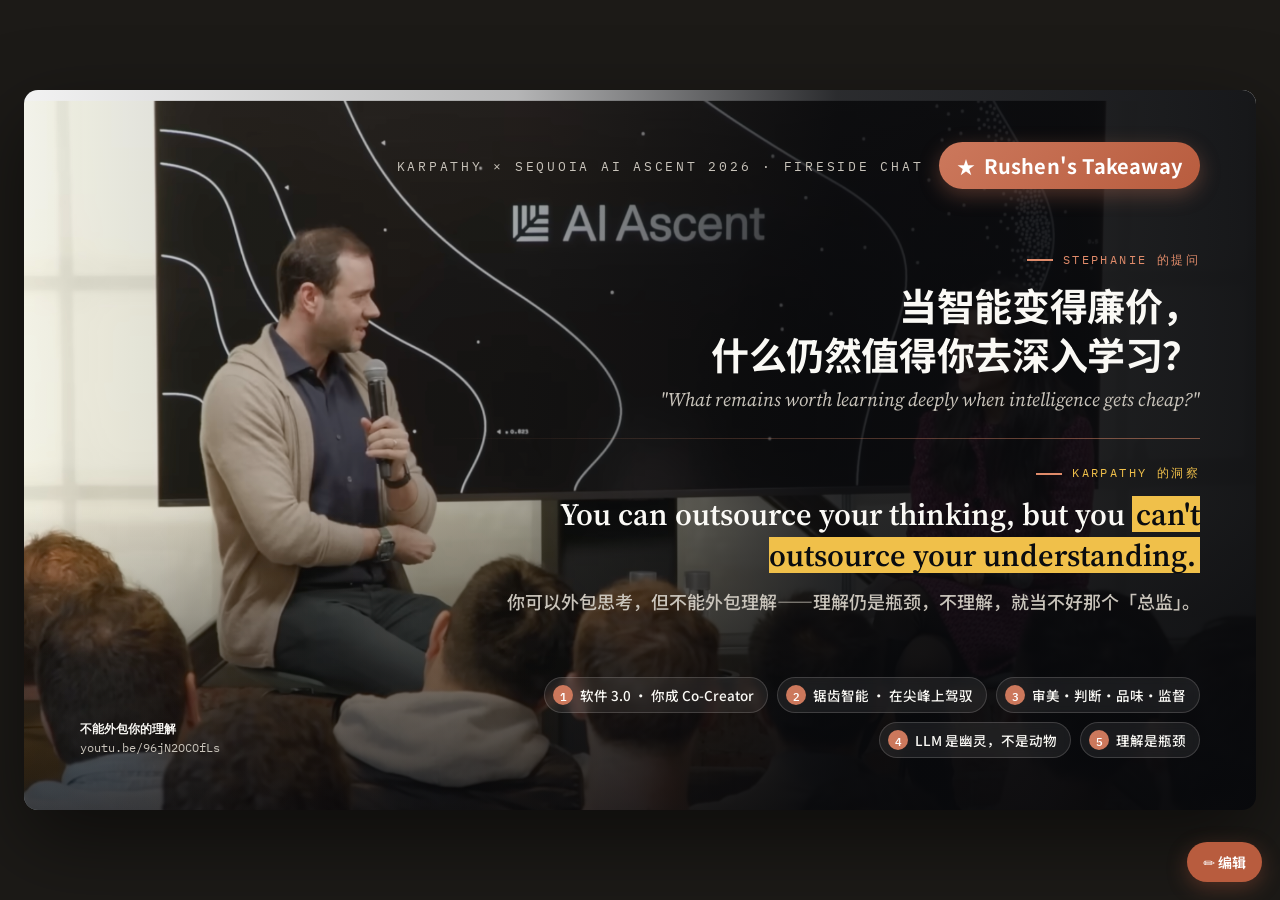
<file: output/2026-07-07_karpathy-sequoia-ascent-takeaway/rushen-takeaway-cover.html>
<!DOCTYPE html>
<html lang="zh-CN">
<head>
<meta charset="UTF-8">
<meta name="viewport" content="width=device-width, initial-scale=1.0">
<title>Rushen's Takeaway — Cover</title>
<link rel="preconnect" href="https://fonts.googleapis.com">
<link rel="preconnect" href="https://fonts.gstatic.com" crossorigin>
<link href="https://fonts.googleapis.com/css2?family=IBM+Plex+Mono:wght@400;500;600&family=Noto+Sans+SC:wght@400;500;700;900&family=Source+Serif+4:ital,wght@0,400;0,600;1,400;1,600&display=swap" rel="stylesheet">
<style>
  :root{
    --cream:#faf9f5;
    --accent:#e08b6a;         /* brighter terracotta for dark bg */
    --accent-deep:#cc785c;
    --gold:#f0c04a;
    --muted:#c9c4bb;
    --ink:#0a0c10;
  }
  *{box-sizing:border-box;margin:0;padding:0;}
  body{
    background:#1c1a17;
    min-height:100vh;
    display:flex;
    align-items:center;
    justify-content:center;
    padding:24px;
    font-family:'Noto Sans SC',system-ui,sans-serif;
  }

  /* 16:9 cover card — 1280×720, screenshot the .cover element for a clean thumbnail */
  .cover{
    position:relative;
    width:1280px;
    height:720px;
    overflow:hidden;
    border-radius:14px;
    box-shadow:0 30px 80px rgba(0,0,0,0.5);
    background:#0a0c10;
    background-image:
      radial-gradient(ellipse 60% 50% at 78% 30%, rgba(120,130,150,0.18), transparent 70%),
      radial-gradient(ellipse 50% 60% at 20% 80%, rgba(60,66,86,0.25), transparent 70%);
  }
  /* User's screenshot goes here. Save it next to this file as cover-photo.png */
  .cover__photo{
    position:absolute; inset:0;
    background-image:url('cover-photo.png');
    background-size:cover;
    background-position:center 22%;
  }
  /* Scrims: darken left (text area) + bottom, keep the right (Stephanie) visible */
  .cover__scrim{
    position:absolute; inset:0;
    background:
      linear-gradient(90deg, rgba(8,9,12,0.94) 0%, rgba(8,9,12,0.86) 34%, rgba(8,9,12,0.30) 60%, rgba(8,9,12,0.05) 100%),
      linear-gradient(0deg, rgba(8,9,12,0.75) 0%, rgba(8,9,12,0.0) 42%);
  }

  .cover__body{
    position:absolute; inset:0;
    padding:52px 56px;
    display:flex;
    flex-direction:column;
    justify-content:space-between;
  }

  /* ── Top row ── */
  .top{display:flex; align-items:center; gap:16px;}
  .brand{
    display:inline-flex; align-items:center; gap:8px;
    background:linear-gradient(135deg, var(--accent-deep), #b85c3e);
    color:#fff;
    font-weight:700;
    font-size:20px;
    letter-spacing:0.01em;
    padding:9px 18px;
    border-radius:999px;
    box-shadow:0 6px 20px rgba(204,120,92,0.35);
  }
  .brand .star{font-size:18px; line-height:1;}
  .kicker{
    font-family:'IBM Plex Mono',monospace;
    font-size:12.5px;
    letter-spacing:0.22em;
    text-transform:uppercase;
    color:var(--muted);
  }

  /* ── Middle: the hook + the insight ── */
  .mid{max-width:760px;}
  .label{
    font-family:'IBM Plex Mono',monospace;
    font-size:12px;
    letter-spacing:0.2em;
    text-transform:uppercase;
    color:var(--accent);
    margin-bottom:12px;
    display:flex; align-items:center; gap:10px;
  }
  .label::before{content:''; width:26px; height:2px; background:var(--accent); display:inline-block;}

  .hook-zh{
    font-size:38px;
    font-weight:700;
    line-height:1.28;
    color:var(--cream);
    letter-spacing:-0.01em;
  }
  .hook-en{
    font-family:'Source Serif 4',Georgia,serif;
    font-style:italic;
    font-size:19px;
    color:var(--muted);
    margin-top:8px;
  }

  .divider{height:1px; background:linear-gradient(90deg, rgba(224,139,106,0.55), transparent); margin:26px 0;}

  .insight-en{
    font-family:'Source Serif 4',Georgia,serif;
    font-size:31px;
    font-weight:600;
    line-height:1.32;
    color:var(--cream);
  }
  .insight-en .hl{
    color:var(--ink);
    background:linear-gradient(transparent 8%, var(--gold) 8%, var(--gold) 92%, transparent 92%);
    padding:0 4px; border-radius:2px;
    font-style:normal;
  }
  .insight-zh{
    font-size:18px;
    color:var(--muted);
    margin-top:12px;
    font-weight:500;
  }

  /* ── Bottom: 5 insight chips + attribution ── */
  .bottom{display:flex; align-items:flex-end; justify-content:space-between; gap:20px;}
  .chips{display:flex; flex-wrap:wrap; gap:9px; max-width:820px;}
  .chip{
    display:inline-flex; align-items:center; gap:7px;
    background:rgba(250,249,245,0.07);
    border:1px solid rgba(250,249,245,0.16);
    color:var(--cream);
    font-size:13.5px; font-weight:500;
    padding:7px 13px 7px 8px;
    border-radius:999px;
    backdrop-filter:blur(4px);
  }
  .chip .n{
    display:inline-flex; align-items:center; justify-content:center;
    width:20px; height:20px; border-radius:50%;
    background:var(--accent-deep); color:#fff;
    font-family:'IBM Plex Mono',monospace; font-size:11px; font-weight:600;
  }
  .attr{
    text-align:right;
    font-family:'IBM Plex Mono',monospace;
    font-size:11.5px; line-height:1.7;
    color:var(--muted);
    white-space:nowrap;
  }
  .attr b{color:var(--cream); font-weight:600;}

  /* Right-aligned cover — keep Karpathy (left) clear, text on the right */
  .cover__scrim{
    background:
      linear-gradient(270deg, rgba(8,9,12,0.94) 0%, rgba(8,9,12,0.86) 34%, rgba(8,9,12,0.30) 60%, rgba(8,9,12,0.05) 100%),
      linear-gradient(0deg, rgba(8,9,12,0.72) 0%, rgba(8,9,12,0.0) 42%);
  }
  .cover__body{ align-items:flex-end; text-align:right; }
  .top{ flex-direction:row-reverse; }
  .mid{ margin-left:auto; }
  .label{ justify-content:flex-end; }
  .divider{ background:linear-gradient(270deg, rgba(224,139,106,0.55), transparent); }
  .bottom{ align-self:stretch; flex-direction:row-reverse; }
  .chips{ justify-content:flex-end; }
  .attr{ text-align:left; }
</style>
</head>
<body>
  <div class="cover" id="cover">
    <div class="cover__photo"></div>
    <div class="cover__scrim"></div>

    <div class="cover__body">
      <!-- top -->
      <div class="top">
        <span class="brand"><span class="star">★</span> Rushen's Takeaway</span>
        <span class="kicker">Karpathy × Sequoia AI Ascent 2026 · Fireside Chat</span>
      </div>

      <!-- middle -->
      <div class="mid">
        <div class="label">Stephanie 的提问</div>
        <div class="hook-zh">当智能变得廉价，<br>什么仍然值得你去深入学习？</div>
        <div class="hook-en">"What remains worth learning deeply when intelligence gets cheap?"</div>

        <div class="divider"></div>

        <div class="label" style="color:var(--gold);">Karpathy 的洞察</div>
        <div class="insight-en">You can outsource your thinking, but you <span class="hl">can't outsource your understanding.</span></div>
        <div class="insight-zh">你可以外包思考，但不能外包理解——理解仍是瓶颈，不理解，就当不好那个「总监」。</div>
      </div>

      <!-- bottom -->
      <div class="bottom">
        <div class="chips">
          <span class="chip"><span class="n">1</span> 软件 3.0 · 你成 Co-Creator</span>
          <span class="chip"><span class="n">2</span> 锯齿智能 · 在尖峰上驾驭</span>
          <span class="chip"><span class="n">3</span> 审美·判断·品味·监督</span>
          <span class="chip"><span class="n">4</span> LLM 是幽灵，不是动物</span>
          <span class="chip"><span class="n">5</span> 理解是瓶颈</span>
        </div>
        <div class="attr">
          <b>不能外包你的理解</b><br>
          youtu.be/96jN2OCOfLs
        </div>
      </div>
    </div>
  </div>
<!-- In-browser edit toggle (Rushen) -->
<button id="rs-edit-toggle" type="button" contenteditable="false">✏️ 编辑</button>
<style>
  #rs-edit-toggle{ position:fixed; right:18px; bottom:18px; z-index:99999;
    font-family:'Noto Sans SC',system-ui,sans-serif; font-size:14px; font-weight:600;
    padding:10px 16px; border-radius:999px; cursor:pointer; color:#fff;
    background:#b85c3e; border:none; box-shadow:0 6px 20px rgba(184,92,62,0.35); }
  #rs-edit-toggle.editing{ background:#2f7d32; box-shadow:0 6px 20px rgba(47,125,50,0.35); }
  body[contenteditable="true"] .cell:hover,
  body[contenteditable="true"] .thesis-card:hover,
  body[contenteditable="true"] .cover__body:hover{ outline:1px dashed rgba(184,92,62,0.45); outline-offset:2px; }
</style>
<script>
(function(){
  var btn=document.getElementById('rs-edit-toggle');
  if(!btn) return;
  btn.addEventListener('click',function(){
    var on=document.body.getAttribute('contenteditable')==='true';
    document.body.setAttribute('contenteditable', on?'false':'true');
    btn.classList.toggle('editing',!on);
    btn.textContent=on?'✏️ 编辑':'✅ 完成 · ⌘S 存网页';
  });
})();
</script>

</body>
</html>
</file>
